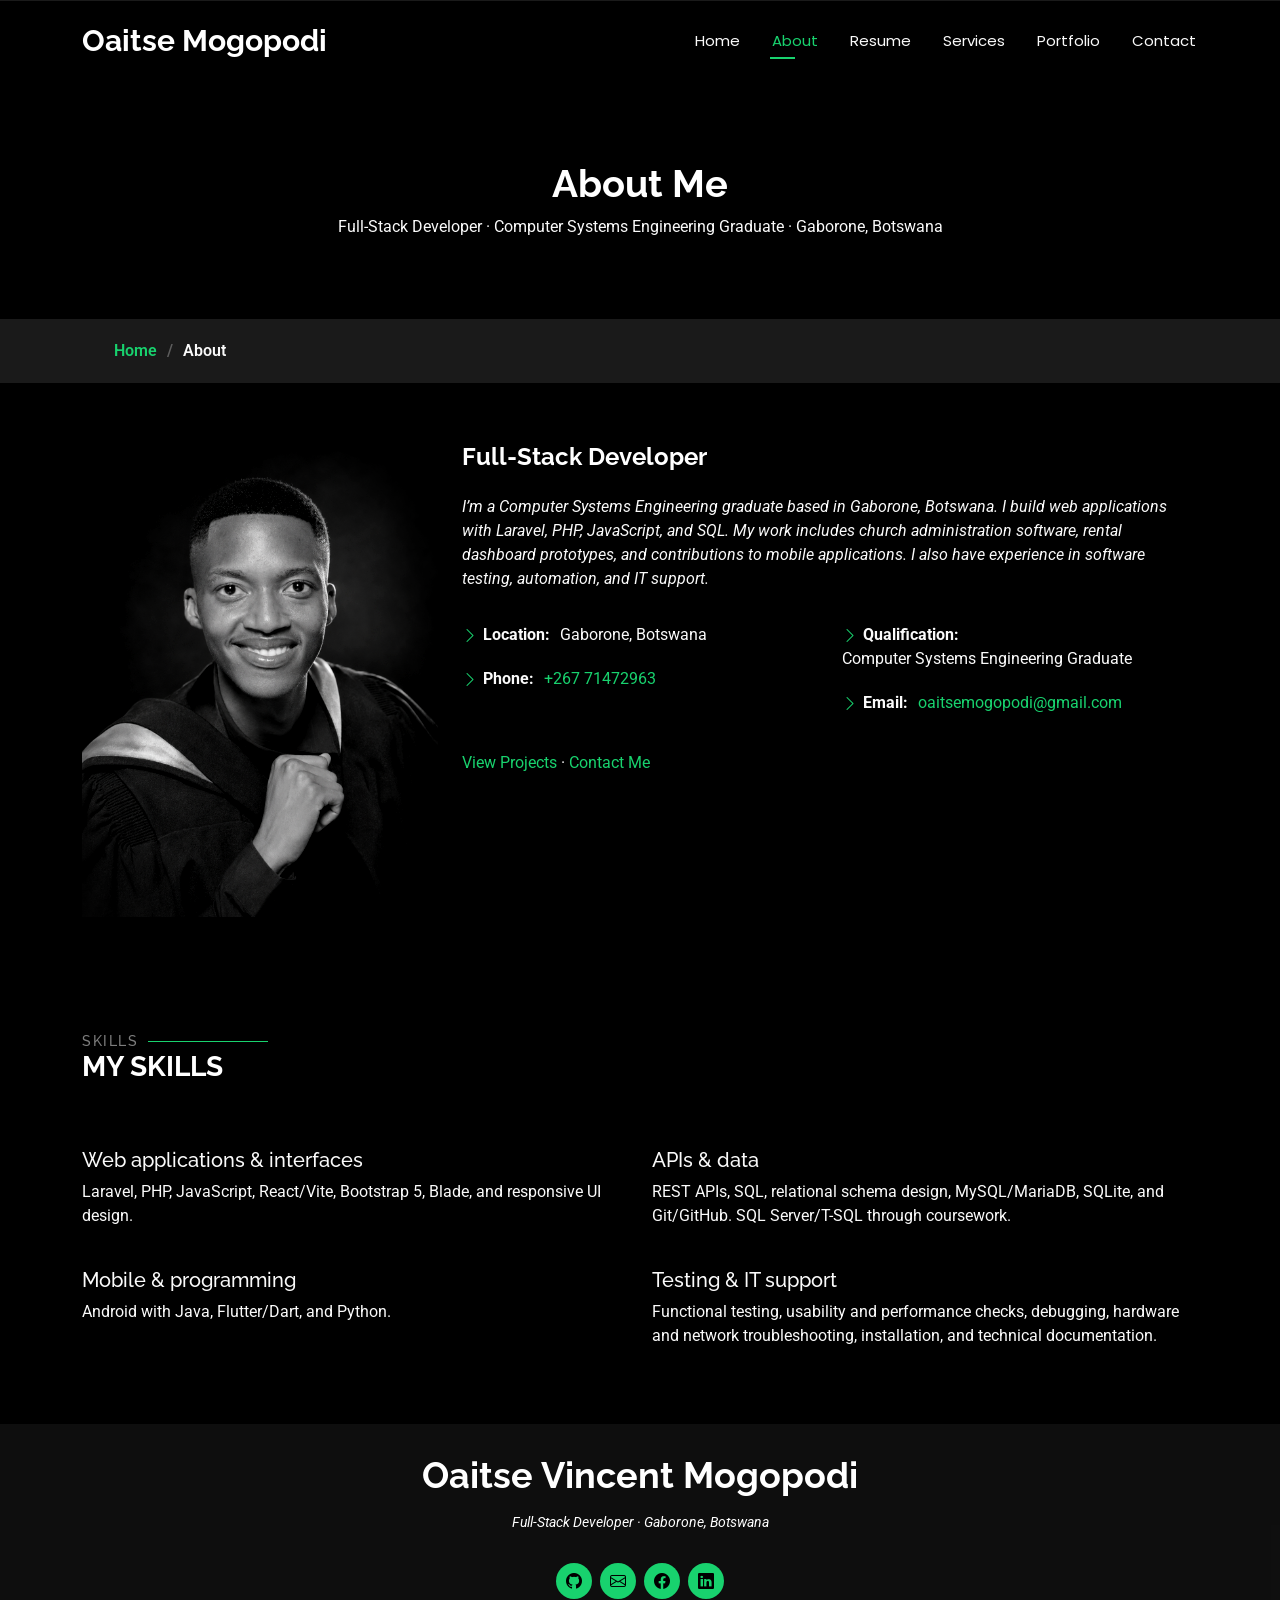
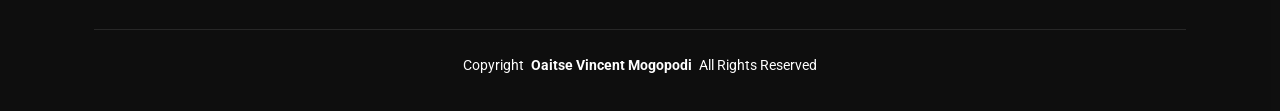
<file: about.html>
<!DOCTYPE html>
<html lang="en">

<head>
  <meta charset="utf-8">
  <meta content="width=device-width, initial-scale=1.0" name="viewport">
  <title>About</title>
  <meta name="description" content="Oaitse Vincent Mogopodi, Full-Stack Developer and Computer Systems Engineering Graduate in Gaborone, Botswana. Explore web applications, mobile contributions, testing, automation, and IT support.">
  <meta property="og:title" content="Oaitse Vincent Mogopodi | Full-Stack Developer">
  <meta property="og:type" content="website">

  <!-- Favicons -->
  <link href="assets/img/oaitse-graduation.png" rel="icon">
  <link href="assets/img/oaitse-graduation.png" rel="apple-touch-icon">

  <!-- Fonts -->
  <link href="https://fonts.googleapis.com" rel="preconnect">
  <link href="https://fonts.gstatic.com" rel="preconnect" crossorigin>
  <link href="https://fonts.googleapis.com/css2?family=Roboto:ital,wght@0,100;0,300;0,400;0,500;0,700;0,900;1,100;1,300;1,400;1,500;1,700;1,900&family=Poppins:ital,wght@0,100;0,200;0,300;0,400;0,500;0,600;0,700;0,800;0,900;1,100;1,200;1,300;1,400;1,500;1,600;1,700;1,800;1,900&family=Raleway:ital,wght@0,100;0,200;0,300;0,400;0,500;0,600;0,700;0,800;0,900;1,100;1,200;1,300;1,400;1,500;1,600;1,700;1,800;1,900&display=swap" rel="stylesheet">

  <!-- Vendor CSS Files -->
  <link href="assets/vendor/bootstrap/css/bootstrap.min.css" rel="stylesheet">
  <link href="assets/vendor/bootstrap-icons/bootstrap-icons.css" rel="stylesheet">
  <link href="assets/vendor/aos/aos.css" rel="stylesheet">
  <link href="assets/vendor/swiper/swiper-bundle.min.css" rel="stylesheet">
  <link href="assets/vendor/glightbox/css/glightbox.min.css" rel="stylesheet">

  <!-- Main CSS File -->
  <link href="assets/css/main.css" rel="stylesheet">

  <link href="assets/css/personalisation.css" rel="stylesheet">
</head>

<body class="about-page">

  <header id="header" class="header d-flex align-items-center fixed-top">
    <div class="container-fluid container-xl position-relative d-flex align-items-center justify-content-between">

      <a href="index.html" class="logo d-flex align-items-center">
        <!-- <img src="assets/img/logo.webp" alt=""> -->
        <span class="sitename">Oaitse Mogopodi</span>
      </a>

      <nav id="navmenu" class="navmenu" aria-label="Main navigation">
        <ul id="main-navigation">
          <li><a href="index.html">Home</a></li>
          <li><a href="about.html" class="active">About</a></li>
          <li><a href="resume.html">Resume</a></li>
          <li><a href="services.html">Services</a></li>
          <li><a href="portfolio.html">Portfolio</a></li>
          <li><a href="contact.html">Contact</a></li>
        </ul>
        <button type="button" class="mobile-nav-toggle d-xl-none bi bi-list" aria-label="Toggle navigation" aria-expanded="false" aria-controls="main-navigation"></button>
      </nav>

    </div>
  </header>

  <main id="main" class="main" tabindex="-1">

    <!-- Page Title -->
    <div class="page-title" data-aos="fade">
      <div class="heading">
        <div class="container">
          <div class="row d-flex justify-content-center text-center">
            <div class="col-lg-8">
              <h1>About Me</h1>
              <p class="mb-0">Full-Stack Developer · Computer Systems Engineering Graduate · Gaborone, Botswana</p>
            </div>
          </div>
        </div>
      </div>
      <nav class="breadcrumbs">
        <div class="container">
          <ol>
            <li><a href="index.html">Home</a></li>
            <li class="current">About</li>
          </ol>
        </div>
      </nav>
    </div><!-- End Page Title -->

    <!-- About Section -->
    <section id="about" class="about section">
<div class="container" data-aos="fade-up" data-aos-delay="100"><div class="row gy-4 justify-content-center"><div class="col-lg-4"><img src="assets/img/oaitse-graduation.png" class="img-fluid" alt="Oaitse Vincent Mogopodi in graduation attire" width="1086" height="1448"></div><div class="col-lg-8 content"><h2>Full-Stack Developer</h2><p class="fst-italic py-3">I’m a Computer Systems Engineering graduate based in Gaborone, Botswana. I build web applications with Laravel, PHP, JavaScript, and SQL. My work includes church administration software, rental dashboard prototypes, and contributions to mobile applications. I also have experience in software testing, automation, and IT support.</p><div class="row"><div class="col-lg-6"><ul><li><i class="bi bi-chevron-right"></i><strong>Location:</strong> Gaborone, Botswana</li><li><i class="bi bi-chevron-right"></i><strong>Phone:</strong> <a href="tel:+26771472963">+267 71472963</a></li></ul></div><div class="col-lg-6"><ul><li><i class="bi bi-chevron-right"></i><strong>Qualification:</strong> Computer Systems Engineering Graduate</li><li><i class="bi bi-chevron-right"></i><strong>Email:</strong> <a href="mailto:oaitsemogopodi@gmail.com">oaitsemogopodi@gmail.com</a></li></ul></div></div><p class="py-3"><a href="portfolio.html">View Projects</a> · <a href="contact.html">Contact Me</a></p></div></div></div>
    </section><!-- /About Section -->

    <!-- Skills Section -->
    <section id="skills" class="skills section">
<div class="container section-title" data-aos="fade-up"><h2>Skills</h2><div><span>My</span> <span class="description-title">Skills</span></div></div><div class="container" data-aos="fade-up" data-aos-delay="100"><div class="row skills-content gy-4"><div class="col-lg-6"><h3 class="h5">Web applications & interfaces</h3><p>Laravel, PHP, JavaScript, React/Vite, Bootstrap 5, Blade, and responsive UI design.</p></div><div class="col-lg-6"><h3 class="h5">APIs & data</h3><p>REST APIs, SQL, relational schema design, MySQL/MariaDB, SQLite, and Git/GitHub. SQL Server/T-SQL through coursework.</p></div><div class="col-lg-6"><h3 class="h5">Mobile & programming</h3><p>Android with Java, Flutter/Dart, and Python.</p></div><div class="col-lg-6"><h3 class="h5">Testing & IT support</h3><p>Functional testing, usability and performance checks, debugging, hardware and network troubleshooting, installation, and technical documentation.</p></div></div></div>
    </section><!-- /Skills Section -->

  </main>

  <footer id="footer" class="footer dark-background">
    <div class="container">
      <h3 class="sitename">Oaitse Vincent Mogopodi</h3>
      <p>Full-Stack Developer · Gaborone, Botswana</p>
      <div class="social-links d-flex justify-content-center"><a href="https://github.com/oaitsemogopodi" aria-label="GitHub"><i class="bi bi-github" aria-hidden="true"></i></a>
<a href="mailto:oaitsemogopodi@gmail.com" aria-label="Email Oaitse"><i class="bi bi-envelope" aria-hidden="true"></i></a>
<a href="https://www.facebook.com/oaitsetheboy.mogopodi/" aria-label="Facebook"><i class="bi bi-facebook" aria-hidden="true"></i></a>
<a href="https://www.linkedin.com/in/oaitse-vincent-mogopodi-698320246/" aria-label="LinkedIn"><i class="bi bi-linkedin" aria-hidden="true"></i></a></div>
      <div class="container">
        <div class="copyright">
          <span>Copyright</span> <strong class="px-1 sitename">Oaitse Vincent Mogopodi</strong> <span>All Rights Reserved</span>
        </div>
        <div class="credits">
        </div>
      </div>
    </div>
  </footer>

  <!-- Scroll Top -->
  <a href="#main" aria-label="Back to top" id="scroll-top" class="scroll-top d-flex align-items-center justify-content-center"><i class="bi bi-arrow-up-short"></i></a>

  <!-- Preloader -->
  <div id="preloader"></div>

  <!-- Vendor JS Files -->
  <script src="assets/vendor/bootstrap/js/bootstrap.bundle.min.js"></script>
  <script src="assets/vendor/php-email-form/validate.js"></script>
  <script src="assets/vendor/aos/aos.js"></script>
  <script src="assets/vendor/typed.js/typed.umd.js"></script>
  <script src="assets/vendor/purecounter/purecounter_vanilla.js"></script>
  <script src="assets/vendor/waypoints/noframework.waypoints.js"></script>
  <script src="assets/vendor/swiper/swiper-bundle.min.js"></script>
  <script src="assets/vendor/glightbox/js/glightbox.min.js"></script>
  <script src="assets/vendor/imagesloaded/imagesloaded.pkgd.min.js"></script>
  <script src="assets/vendor/isotope-layout/isotope.pkgd.min.js"></script>

  <!-- Main JS File -->
  <script src="assets/js/main.js"></script>
  <script src="assets/js/personalisation.js"></script>

</body>

</html>
</file>
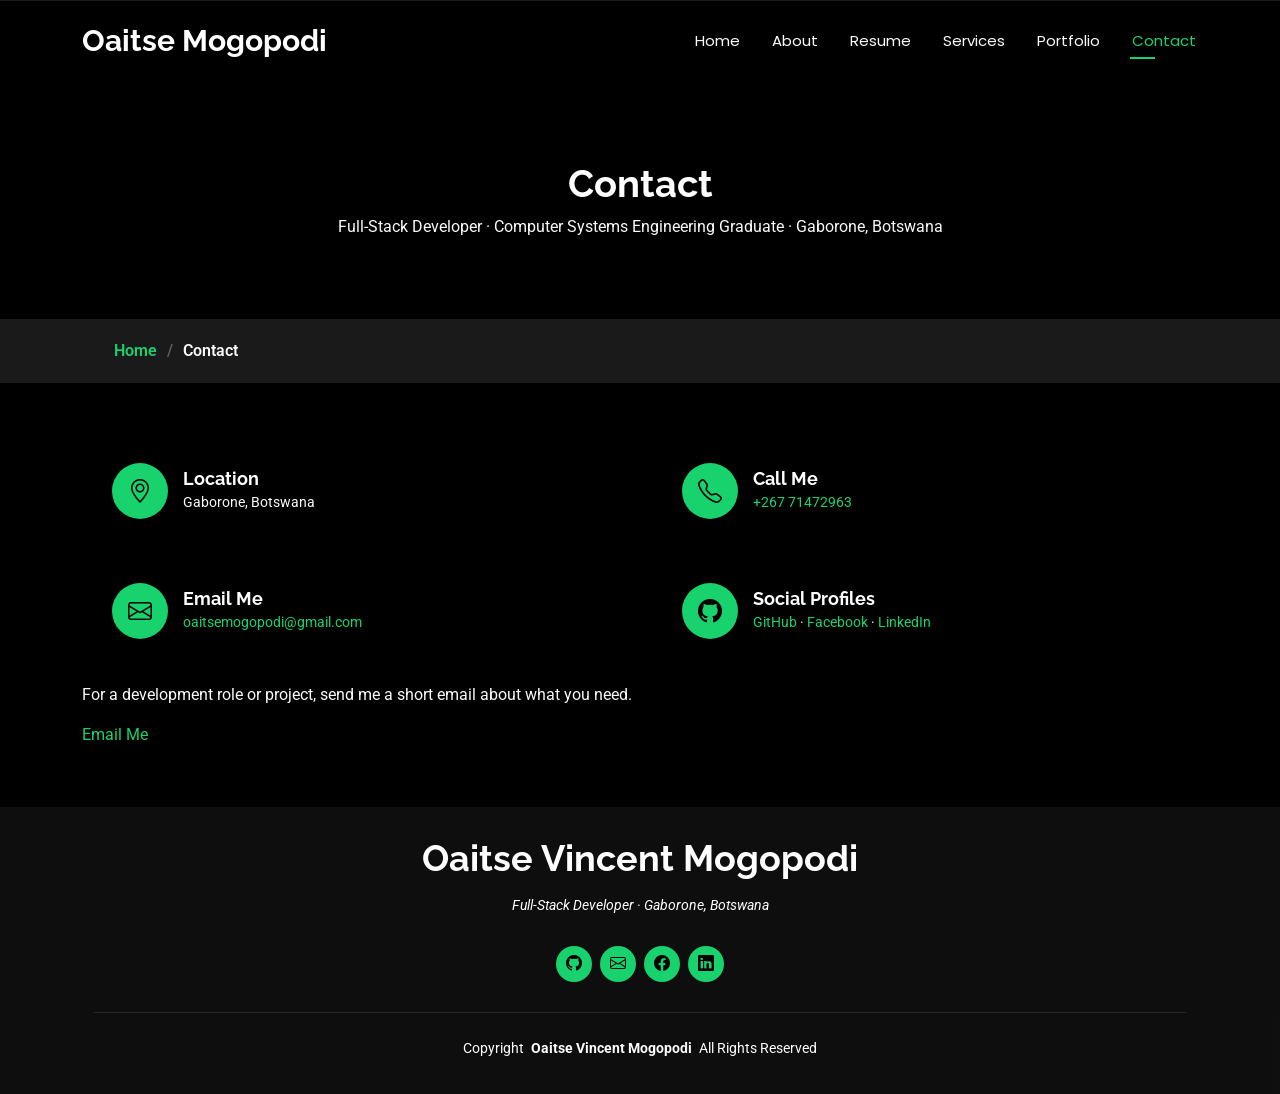
<file: contact.html>
<!DOCTYPE html>
<html lang="en">

<head>
  <meta charset="utf-8">
  <meta content="width=device-width, initial-scale=1.0" name="viewport">
  <title>Contact</title>
  <meta name="description" content="Oaitse Vincent Mogopodi, Full-Stack Developer and Computer Systems Engineering Graduate in Gaborone, Botswana. Explore web applications, mobile contributions, testing, automation, and IT support.">
  <meta property="og:title" content="Oaitse Vincent Mogopodi | Full-Stack Developer">
  <meta property="og:type" content="website">

  <!-- Favicons -->
  <link href="assets/img/oaitse-graduation.png" rel="icon">
  <link href="assets/img/oaitse-graduation.png" rel="apple-touch-icon">

  <!-- Fonts -->
  <link href="https://fonts.googleapis.com" rel="preconnect">
  <link href="https://fonts.gstatic.com" rel="preconnect" crossorigin>
  <link href="https://fonts.googleapis.com/css2?family=Roboto:ital,wght@0,100;0,300;0,400;0,500;0,700;0,900;1,100;1,300;1,400;1,500;1,700;1,900&family=Poppins:ital,wght@0,100;0,200;0,300;0,400;0,500;0,600;0,700;0,800;0,900;1,100;1,200;1,300;1,400;1,500;1,600;1,700;1,800;1,900&family=Raleway:ital,wght@0,100;0,200;0,300;0,400;0,500;0,600;0,700;0,800;0,900;1,100;1,200;1,300;1,400;1,500;1,600;1,700;1,800;1,900&display=swap" rel="stylesheet">

  <!-- Vendor CSS Files -->
  <link href="assets/vendor/bootstrap/css/bootstrap.min.css" rel="stylesheet">
  <link href="assets/vendor/bootstrap-icons/bootstrap-icons.css" rel="stylesheet">
  <link href="assets/vendor/aos/aos.css" rel="stylesheet">
  <link href="assets/vendor/swiper/swiper-bundle.min.css" rel="stylesheet">
  <link href="assets/vendor/glightbox/css/glightbox.min.css" rel="stylesheet">

  <!-- Main CSS File -->
  <link href="assets/css/main.css" rel="stylesheet">
  
  <link href="assets/css/personalisation.css" rel="stylesheet">
</head>

<body class="contact-page">

  <header id="header" class="header d-flex align-items-center fixed-top">
    <div class="container-fluid container-xl position-relative d-flex align-items-center justify-content-between">

      <a href="index.html" class="logo d-flex align-items-center">
        <!-- <img src="assets/img/logo.webp" alt=""> -->
        <span class="sitename">Oaitse Mogopodi</span>
      </a>

      <nav id="navmenu" class="navmenu" aria-label="Main navigation">
        <ul id="main-navigation">
          <li><a href="index.html">Home</a></li>
          <li><a href="about.html">About</a></li>
          <li><a href="resume.html">Resume</a></li>
          <li><a href="services.html">Services</a></li>
          <li><a href="portfolio.html">Portfolio</a></li>
          <li><a href="contact.html" class="active">Contact</a></li>
        </ul>
        <button type="button" class="mobile-nav-toggle d-xl-none bi bi-list" aria-label="Toggle navigation" aria-expanded="false" aria-controls="main-navigation"></button>
      </nav>

    </div>
  </header>

  <main id="main" class="main" tabindex="-1">

    <!-- Page Title -->
    <div class="page-title" data-aos="fade">
      <div class="heading">
        <div class="container">
          <div class="row d-flex justify-content-center text-center">
            <div class="col-lg-8">
              <h1>Contact</h1>
              <p class="mb-0">Full-Stack Developer · Computer Systems Engineering Graduate · Gaborone, Botswana</p>
            </div>
          </div>
        </div>
      </div>
      <nav class="breadcrumbs">
        <div class="container">
          <ol>
            <li><a href="index.html">Home</a></li>
            <li class="current">Contact</li>
          </ol>
        </div>
      </nav>
    </div><!-- End Page Title -->

    <!-- Contact Section -->
    <section id="contact" class="contact section">
<div class="container" data-aos="fade-up" data-aos-delay="100"><div class="row gy-4"><div class="col-md-6"><div class="info-item d-flex align-items-center" data-aos="fade-up" data-aos-delay="200"><i class="icon bi bi-geo-alt flex-shrink-0"></i><div><h3>Location</h3><p>Gaborone, Botswana</p></div></div></div><div class="col-md-6"><div class="info-item d-flex align-items-center" data-aos="fade-up" data-aos-delay="300"><i class="icon bi bi-telephone flex-shrink-0"></i><div><h3>Call Me</h3><p><a href="tel:+26771472963">+267 71472963</a></p></div></div></div><div class="col-md-6"><div class="info-item d-flex align-items-center" data-aos="fade-up" data-aos-delay="400"><i class="icon bi bi-envelope flex-shrink-0"></i><div><h3>Email Me</h3><p><a href="mailto:oaitsemogopodi@gmail.com">oaitsemogopodi@gmail.com</a></p></div></div></div><div class="col-md-6"><div class="info-item d-flex align-items-center" data-aos="fade-up" data-aos-delay="500"><i class="icon bi bi-github flex-shrink-0"></i><div><h3>Social Profiles</h3><p><a href="https://github.com/oaitsemogopodi">GitHub</a> &middot; <a href="https://www.facebook.com/oaitsetheboy.mogopodi/">Facebook</a> &middot; <a href="https://www.linkedin.com/in/oaitse-vincent-mogopodi-698320246/">LinkedIn</a></p></div></div></div><div class="col-12"><p>For a development role or project, send me a short email about what you need.</p><a href="mailto:oaitsemogopodi@gmail.com">Email Me</a></div></div></div>
    </section><!-- /Contact Section -->

  </main>

  <footer id="footer" class="footer dark-background">
    <div class="container">
      <h3 class="sitename">Oaitse Vincent Mogopodi</h3>
      <p>Full-Stack Developer · Gaborone, Botswana</p>
      <div class="social-links d-flex justify-content-center"><a href="https://github.com/oaitsemogopodi" aria-label="GitHub"><i class="bi bi-github" aria-hidden="true"></i></a>
<a href="mailto:oaitsemogopodi@gmail.com" aria-label="Email Oaitse"><i class="bi bi-envelope" aria-hidden="true"></i></a>
<a href="https://www.facebook.com/oaitsetheboy.mogopodi/" aria-label="Facebook"><i class="bi bi-facebook" aria-hidden="true"></i></a>
<a href="https://www.linkedin.com/in/oaitse-vincent-mogopodi-698320246/" aria-label="LinkedIn"><i class="bi bi-linkedin" aria-hidden="true"></i></a></div>
      <div class="container">
        <div class="copyright">
          <span>Copyright</span> <strong class="px-1 sitename">Oaitse Vincent Mogopodi</strong> <span>All Rights Reserved</span>
        </div>
        <div class="credits">
        </div>
      </div>
    </div>
  </footer>

  <!-- Scroll Top -->
  <a href="#main" aria-label="Back to top" id="scroll-top" class="scroll-top d-flex align-items-center justify-content-center"><i class="bi bi-arrow-up-short"></i></a>

  <!-- Preloader -->
  <div id="preloader"></div>

  <!-- Vendor JS Files -->
  <script src="assets/vendor/bootstrap/js/bootstrap.bundle.min.js"></script>
  <script src="assets/vendor/php-email-form/validate.js"></script>
  <script src="assets/vendor/aos/aos.js"></script>
  <script src="assets/vendor/typed.js/typed.umd.js"></script>
  <script src="assets/vendor/purecounter/purecounter_vanilla.js"></script>
  <script src="assets/vendor/waypoints/noframework.waypoints.js"></script>
  <script src="assets/vendor/swiper/swiper-bundle.min.js"></script>
  <script src="assets/vendor/glightbox/js/glightbox.min.js"></script>
  <script src="assets/vendor/imagesloaded/imagesloaded.pkgd.min.js"></script>
  <script src="assets/vendor/isotope-layout/isotope.pkgd.min.js"></script>

  <!-- Main JS File -->
  <script src="assets/js/main.js"></script>
  <script src="assets/js/personalisation.js"></script>

</body>

</html>
</file>
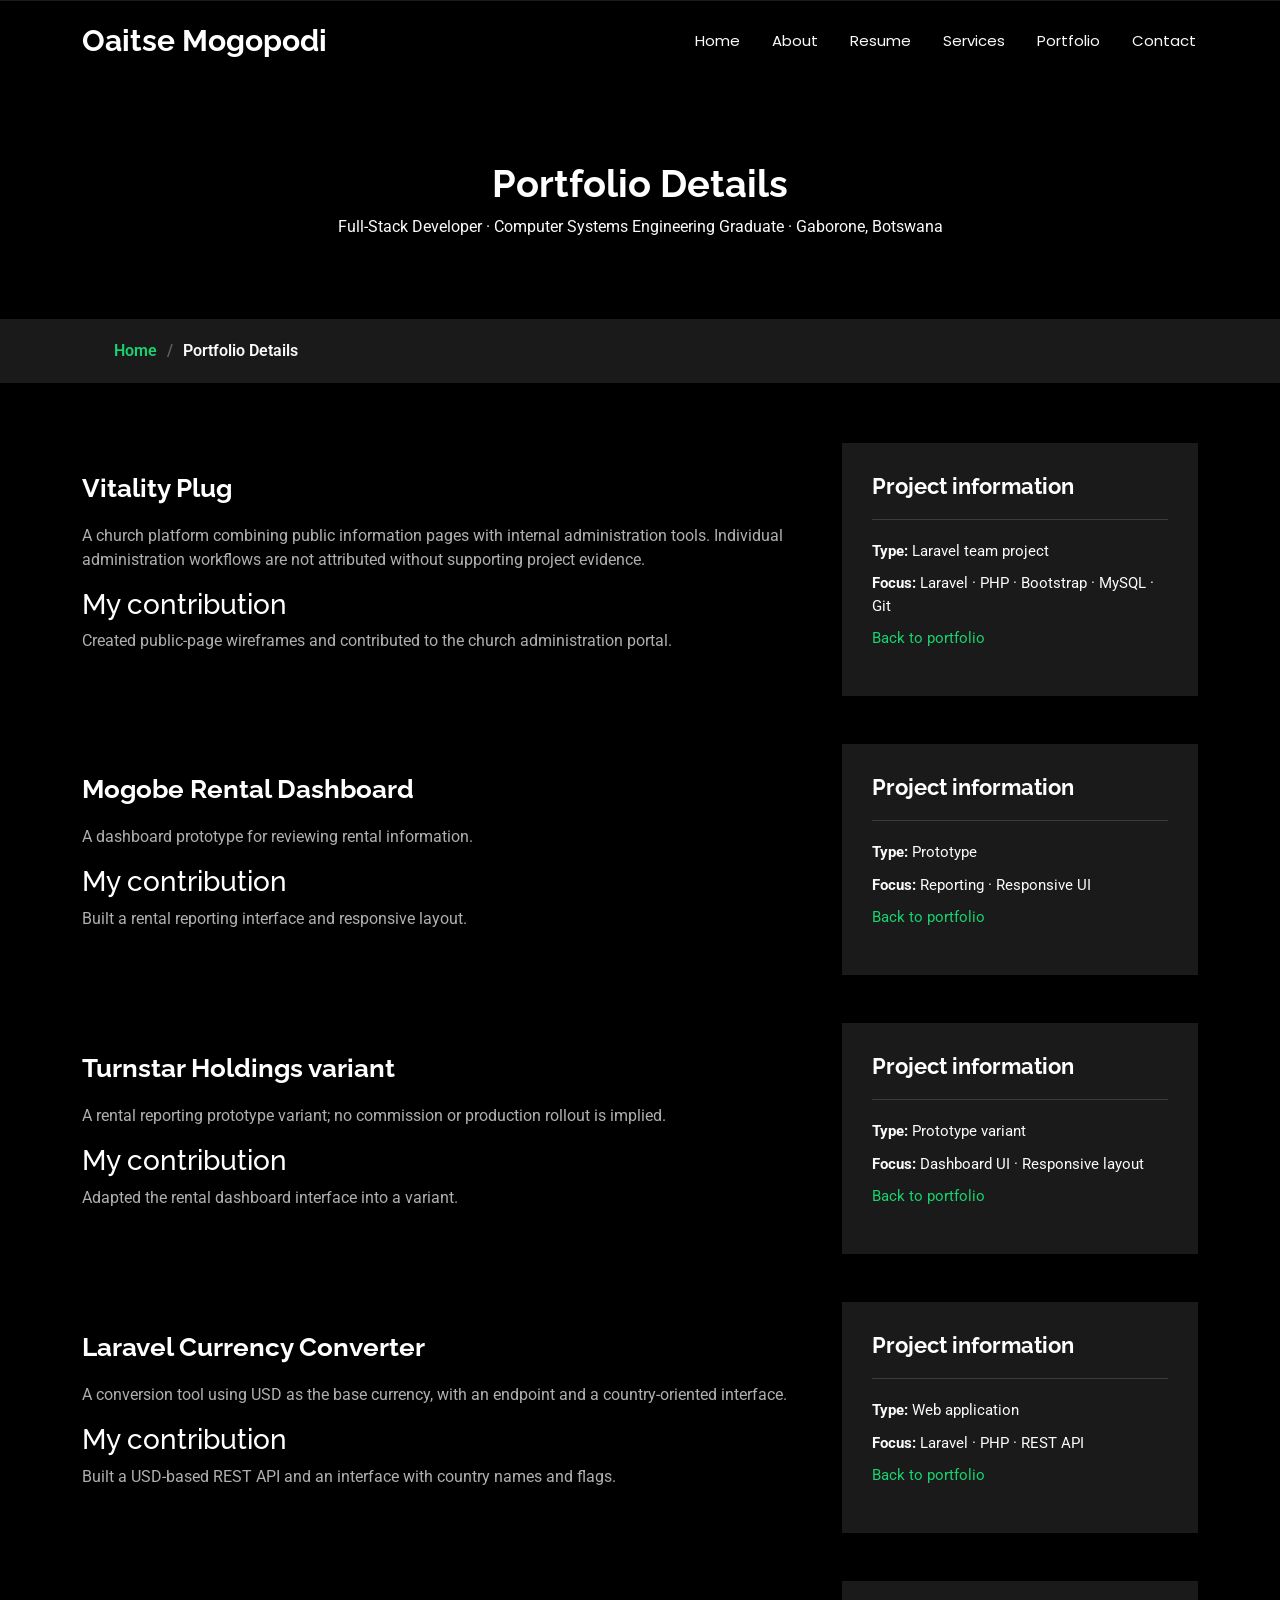
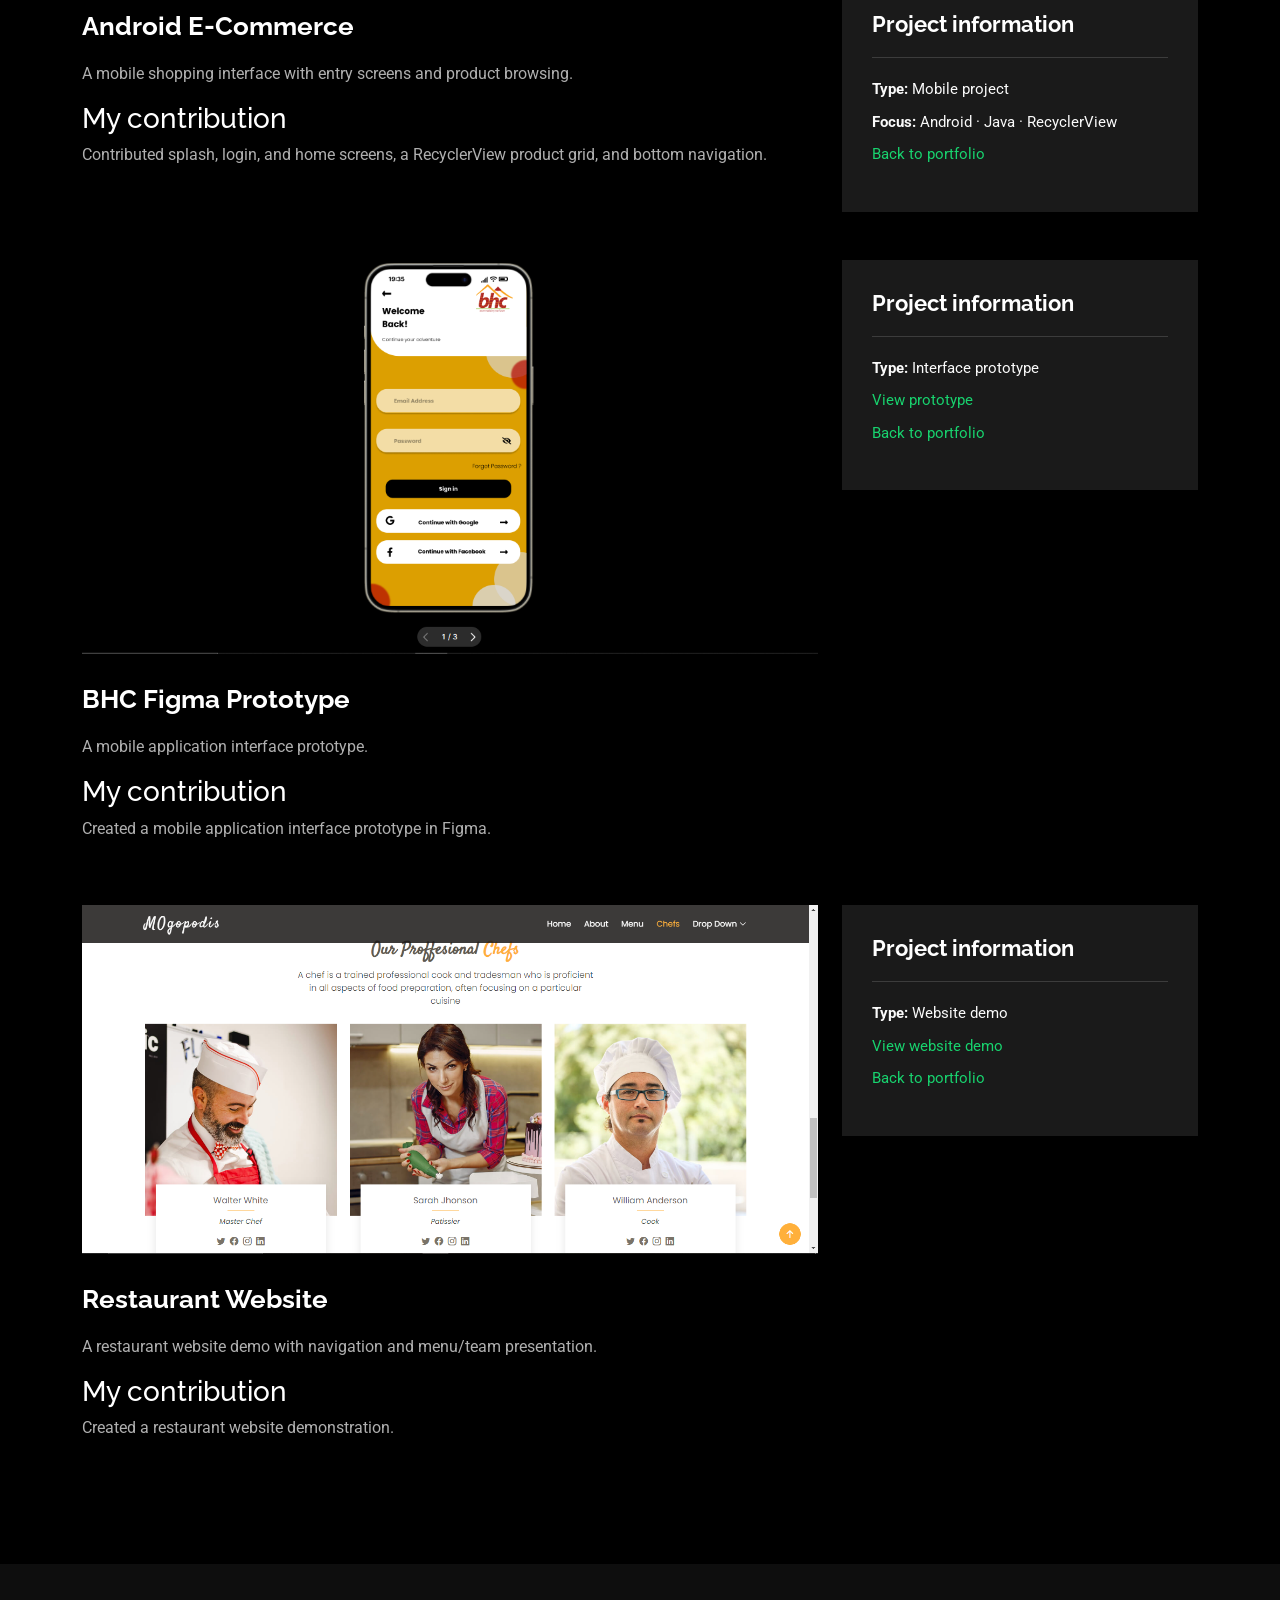
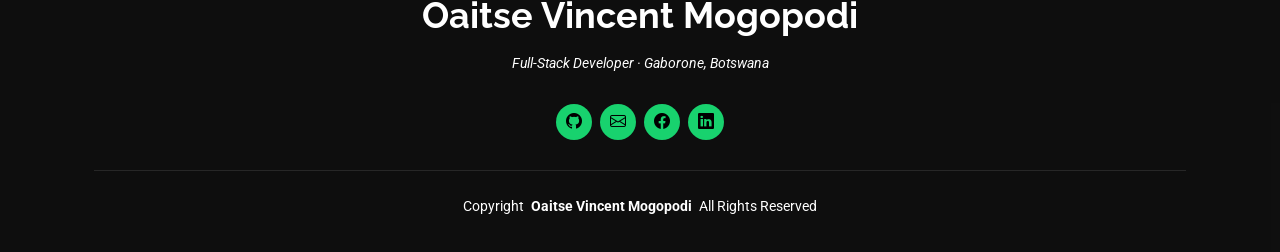
<file: portfolio-details.html>
<!DOCTYPE html>
<html lang="en">

<head>
  <meta charset="utf-8">
  <meta content="width=device-width, initial-scale=1.0" name="viewport">
  <title>Portfolio details</title>
  <meta name="description" content="Oaitse Vincent Mogopodi, Full-Stack Developer and Computer Systems Engineering Graduate in Gaborone, Botswana. Explore web applications, mobile contributions, testing, automation, and IT support.">
  <meta property="og:title" content="Oaitse Vincent Mogopodi | Full-Stack Developer">
  <meta property="og:type" content="website">

  <!-- Favicons -->
  <link href="assets/img/oaitse-graduation.png" rel="icon">
  <link href="assets/img/oaitse-graduation.png" rel="apple-touch-icon">

  <!-- Fonts -->
  <link href="https://fonts.googleapis.com" rel="preconnect">
  <link href="https://fonts.gstatic.com" rel="preconnect" crossorigin>
  <link href="https://fonts.googleapis.com/css2?family=Roboto:ital,wght@0,100;0,300;0,400;0,500;0,700;0,900;1,100;1,300;1,400;1,500;1,700;1,900&family=Poppins:ital,wght@0,100;0,200;0,300;0,400;0,500;0,600;0,700;0,800;0,900;1,100;1,200;1,300;1,400;1,500;1,600;1,700;1,800;1,900&family=Raleway:ital,wght@0,100;0,200;0,300;0,400;0,500;0,600;0,700;0,800;0,900;1,100;1,200;1,300;1,400;1,500;1,600;1,700;1,800;1,900&display=swap" rel="stylesheet">

  <!-- Vendor CSS Files -->
  <link href="assets/vendor/bootstrap/css/bootstrap.min.css" rel="stylesheet">
  <link href="assets/vendor/bootstrap-icons/bootstrap-icons.css" rel="stylesheet">
  <link href="assets/vendor/aos/aos.css" rel="stylesheet">
  <link href="assets/vendor/swiper/swiper-bundle.min.css" rel="stylesheet">
  <link href="assets/vendor/glightbox/css/glightbox.min.css" rel="stylesheet">

  <!-- Main CSS File -->
  <link href="assets/css/main.css" rel="stylesheet">

  <link href="assets/css/personalisation.css" rel="stylesheet">
</head>

<body class="portfolio-details-page">

  <header id="header" class="header d-flex align-items-center fixed-top">
    <div class="container-fluid container-xl position-relative d-flex align-items-center justify-content-between">

      <a href="index.html" class="logo d-flex align-items-center">
        <!-- Uncomment the line below if you also wish to use an image logo -->
        <!-- <img src="assets/img/logo.webp" alt=""> -->
        <span class="sitename">Oaitse Mogopodi</span>
      </a>

      <nav id="navmenu" class="navmenu" aria-label="Main navigation">
        <ul id="main-navigation">
          <li><a href="index.html">Home</a></li>
          <li><a href="about.html">About</a></li>
          <li><a href="resume.html">Resume</a></li>
          <li><a href="services.html">Services</a></li>
          <li><a href="portfolio.html">Portfolio</a></li>
          <li><a href="contact.html">Contact</a></li>
        </ul>
        <button type="button" class="mobile-nav-toggle d-xl-none bi bi-list" aria-label="Toggle navigation" aria-expanded="false" aria-controls="main-navigation"></button>
      </nav>

    </div>
  </header>

  <main id="main" class="main" tabindex="-1">

    <!-- Page Title -->
    <div class="page-title" data-aos="fade">
      <div class="heading">
        <div class="container">
          <div class="row d-flex justify-content-center text-center">
            <div class="col-lg-8">
              <h1>Portfolio Details</h1>
              <p class="mb-0">Full-Stack Developer · Computer Systems Engineering Graduate · Gaborone, Botswana</p>
            </div>
          </div>
        </div>
      </div>
      <nav class="breadcrumbs">
        <div class="container">
          <ol>
            <li><a href="index.html">Home</a></li>
            <li class="current">Portfolio Details</li>
          </ol>
        </div>
      </nav>
    </div><!-- End Page Title -->

    <!-- Portfolio Details Section -->
    <section id="portfolio-details" class="portfolio-details section">
<div class="container" data-aos="fade-up" data-aos-delay="100"><article id="vitality-plug" class="row gy-4 project-case mb-5"><div class="col-lg-8"><div class="portfolio-description"><h2>Vitality Plug</h2><p>A church platform combining public information pages with internal administration tools. Individual administration workflows are not attributed without supporting project evidence.</p><h3>My contribution</h3><p>Created public-page wireframes and contributed to the church administration portal.</p></div></div><div class="col-lg-4"><div class="portfolio-info"><h3>Project information</h3><ul><li><strong>Type:</strong> Laravel team project</li><li><strong>Focus:</strong> Laravel · PHP · Bootstrap · MySQL · Git</li><li><a href="portfolio.html">Back to portfolio</a></li></ul></div></div></article><article id="mogobe" class="row gy-4 project-case mb-5"><div class="col-lg-8"><div class="portfolio-description"><h2>Mogobe Rental Dashboard</h2><p>A dashboard prototype for reviewing rental information.</p><h3>My contribution</h3><p>Built a rental reporting interface and responsive layout.</p></div></div><div class="col-lg-4"><div class="portfolio-info"><h3>Project information</h3><ul><li><strong>Type:</strong> Prototype</li><li><strong>Focus:</strong> Reporting · Responsive UI</li><li><a href="portfolio.html">Back to portfolio</a></li></ul></div></div></article><article id="turnstar" class="row gy-4 project-case mb-5"><div class="col-lg-8"><div class="portfolio-description"><h2>Turnstar Holdings variant</h2><p>A rental reporting prototype variant; no commission or production rollout is implied.</p><h3>My contribution</h3><p>Adapted the rental dashboard interface into a variant.</p></div></div><div class="col-lg-4"><div class="portfolio-info"><h3>Project information</h3><ul><li><strong>Type:</strong> Prototype variant</li><li><strong>Focus:</strong> Dashboard UI · Responsive layout</li><li><a href="portfolio.html">Back to portfolio</a></li></ul></div></div></article><article id="currency-converter" class="row gy-4 project-case mb-5"><div class="col-lg-8"><div class="portfolio-description"><h2>Laravel Currency Converter</h2><p>A conversion tool using USD as the base currency, with an endpoint and a country-oriented interface.</p><h3>My contribution</h3><p>Built a USD-based REST API and an interface with country names and flags.</p></div></div><div class="col-lg-4"><div class="portfolio-info"><h3>Project information</h3><ul><li><strong>Type:</strong> Web application</li><li><strong>Focus:</strong> Laravel · PHP · REST API</li><li><a href="portfolio.html">Back to portfolio</a></li></ul></div></div></article><article id="android-commerce" class="row gy-4 project-case mb-5"><div class="col-lg-8"><div class="portfolio-description"><h2>Android E-Commerce</h2><p>A mobile shopping interface with entry screens and product browsing.</p><h3>My contribution</h3><p>Contributed splash, login, and home screens, a RecyclerView product grid, and bottom navigation.</p></div></div><div class="col-lg-4"><div class="portfolio-info"><h3>Project information</h3><ul><li><strong>Type:</strong> Mobile project</li><li><strong>Focus:</strong> Android · Java · RecyclerView</li><li><a href="portfolio.html">Back to portfolio</a></li></ul></div></div></article><article id="bhc" class="row gy-4 project-case mb-5"><div class="col-lg-8"><img class="img-fluid" src="assets/img/portfolio/bhc.png" alt="BHC Figma Prototype screenshot"><div class="portfolio-description"><h2>BHC Figma Prototype</h2><p>A mobile application interface prototype.</p><h3>My contribution</h3><p>Created a mobile application interface prototype in Figma.</p></div></div><div class="col-lg-4"><div class="portfolio-info"><h3>Project information</h3><ul><li><strong>Type:</strong> Interface prototype</li><li><a href="https://www.figma.com/proto/tgj2uWpJ26EvCUuhy4IZ3k/BHC_Application?node-id=37-14&amp;t=delYDByZO4sbSXkL-1">View prototype</a></li><li><a href="portfolio.html">Back to portfolio</a></li></ul></div></div></article><article id="restaurant" class="row gy-4 project-case mb-5"><div class="col-lg-8"><img class="img-fluid" src="assets/img/portfolio/restaurant.png" alt="Restaurant Website screenshot"><div class="portfolio-description"><h2>Restaurant Website</h2><p>A restaurant website demo with navigation and menu/team presentation.</p><h3>My contribution</h3><p>Created a restaurant website demonstration.</p></div></div><div class="col-lg-4"><div class="portfolio-info"><h3>Project information</h3><ul><li><strong>Type:</strong> Website demo</li><li><a href="https://oaitsemogopodi.github.io/restaurantly/">View website demo</a></li><li><a href="portfolio.html">Back to portfolio</a></li></ul></div></div></article></div>
    </section><!-- /Portfolio Details Section -->

  </main>

  <footer id="footer" class="footer dark-background">
    <div class="container">
      <h3 class="sitename">Oaitse Vincent Mogopodi</h3>
      <p>Full-Stack Developer · Gaborone, Botswana</p>
      <div class="social-links d-flex justify-content-center"><a href="https://github.com/oaitsemogopodi" aria-label="GitHub"><i class="bi bi-github" aria-hidden="true"></i></a>
<a href="mailto:oaitsemogopodi@gmail.com" aria-label="Email Oaitse"><i class="bi bi-envelope" aria-hidden="true"></i></a>
<a href="https://www.facebook.com/oaitsetheboy.mogopodi/" aria-label="Facebook"><i class="bi bi-facebook" aria-hidden="true"></i></a>
<a href="https://www.linkedin.com/in/oaitse-vincent-mogopodi-698320246/" aria-label="LinkedIn"><i class="bi bi-linkedin" aria-hidden="true"></i></a></div>
      <div class="container">
        <div class="copyright">
          <span>Copyright</span> <strong class="px-1 sitename">Oaitse Vincent Mogopodi</strong> <span>All Rights Reserved</span>
        </div>
        <div class="credits">
        </div>
      </div>
    </div>
  </footer>

  <!-- Scroll Top -->
  <a href="#main" aria-label="Back to top" id="scroll-top" class="scroll-top d-flex align-items-center justify-content-center"><i class="bi bi-arrow-up-short"></i></a>

  <!-- Preloader -->
  <div id="preloader"></div>

  <!-- Vendor JS Files -->
  <script src="assets/vendor/bootstrap/js/bootstrap.bundle.min.js"></script>
  <script src="assets/vendor/php-email-form/validate.js"></script>
  <script src="assets/vendor/aos/aos.js"></script>
  <script src="assets/vendor/typed.js/typed.umd.js"></script>
  <script src="assets/vendor/purecounter/purecounter_vanilla.js"></script>
  <script src="assets/vendor/waypoints/noframework.waypoints.js"></script>
  <script src="assets/vendor/swiper/swiper-bundle.min.js"></script>
  <script src="assets/vendor/glightbox/js/glightbox.min.js"></script>
  <script src="assets/vendor/imagesloaded/imagesloaded.pkgd.min.js"></script>
  <script src="assets/vendor/isotope-layout/isotope.pkgd.min.js"></script>

  <!-- Main JS File -->
  <script src="assets/js/main.js"></script>
  <script src="assets/js/personalisation.js"></script>

</body>

</html>
</file>
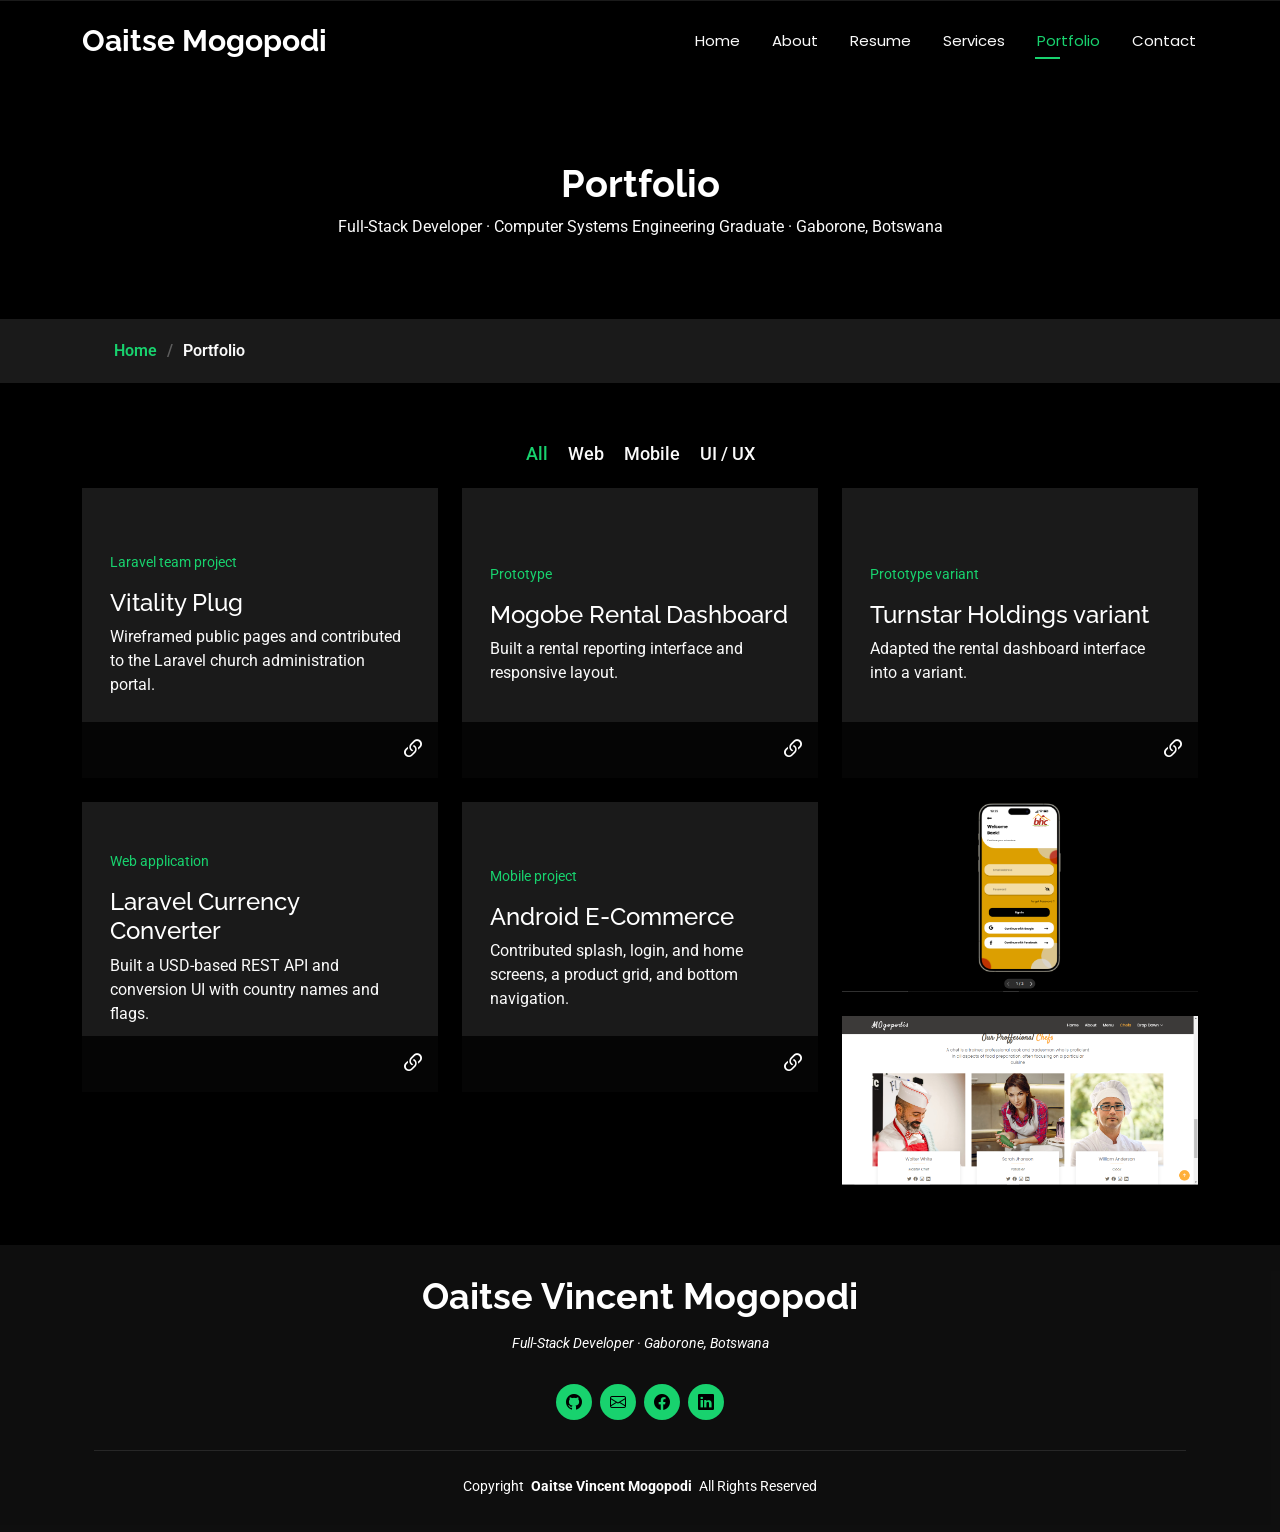
<file: portfolio.html>
<!DOCTYPE html>
<html lang="en">

<head>
  <meta charset="utf-8">
  <meta content="width=device-width, initial-scale=1.0" name="viewport">
  <title>Portfolio</title>
  <meta name="description" content="Oaitse Vincent Mogopodi, Full-Stack Developer and Computer Systems Engineering Graduate in Gaborone, Botswana. Explore web applications, mobile contributions, testing, automation, and IT support.">
  <meta property="og:title" content="Oaitse Vincent Mogopodi | Full-Stack Developer">
  <meta property="og:type" content="website">

  <!-- Favicons -->
  <link href="assets/img/oaitse-graduation.png" rel="icon">
  <link href="assets/img/oaitse-graduation.png" rel="apple-touch-icon">

  <!-- Fonts -->
  <link href="https://fonts.googleapis.com" rel="preconnect">
  <link href="https://fonts.gstatic.com" rel="preconnect" crossorigin>
  <link href="https://fonts.googleapis.com/css2?family=Roboto:ital,wght@0,100;0,300;0,400;0,500;0,700;0,900;1,100;1,300;1,400;1,500;1,700;1,900&family=Poppins:ital,wght@0,100;0,200;0,300;0,400;0,500;0,600;0,700;0,800;0,900;1,100;1,200;1,300;1,400;1,500;1,600;1,700;1,800;1,900&family=Raleway:ital,wght@0,100;0,200;0,300;0,400;0,500;0,600;0,700;0,800;0,900;1,100;1,200;1,300;1,400;1,500;1,600;1,700;1,800;1,900&display=swap" rel="stylesheet">

  <!-- Vendor CSS Files -->
  <link href="assets/vendor/bootstrap/css/bootstrap.min.css" rel="stylesheet">
  <link href="assets/vendor/bootstrap-icons/bootstrap-icons.css" rel="stylesheet">
  <link href="assets/vendor/aos/aos.css" rel="stylesheet">
  <link href="assets/vendor/swiper/swiper-bundle.min.css" rel="stylesheet">
  <link href="assets/vendor/glightbox/css/glightbox.min.css" rel="stylesheet">

  <!-- Main CSS File -->
  <link href="assets/css/main.css" rel="stylesheet">

  <link href="assets/css/personalisation.css" rel="stylesheet">
</head>

<body class="portfolio-page">

  <header id="header" class="header d-flex align-items-center fixed-top">
    <div class="container-fluid container-xl position-relative d-flex align-items-center justify-content-between">

      <a href="index.html" class="logo d-flex align-items-center">
        <!-- Uncomment the line below if you also wish to use an image logo -->
        <!-- <img src="assets/img/logo.webp" alt=""> -->
        <span class="sitename">Oaitse Mogopodi</span>
      </a>

      <nav id="navmenu" class="navmenu" aria-label="Main navigation">
        <ul id="main-navigation">
          <li><a href="index.html">Home</a></li>
          <li><a href="about.html">About</a></li>
          <li><a href="resume.html">Resume</a></li>
          <li><a href="services.html">Services</a></li>
          <li><a href="portfolio.html" class="active">Portfolio</a></li>
          <li><a href="contact.html">Contact</a></li>
        </ul>
        <button type="button" class="mobile-nav-toggle d-xl-none bi bi-list" aria-label="Toggle navigation" aria-expanded="false" aria-controls="main-navigation"></button>
      </nav>

    </div>
  </header>

  <main id="main" class="main" tabindex="-1">

    <!-- Page Title -->
    <div class="page-title" data-aos="fade">
      <div class="heading">
        <div class="container">
          <div class="row d-flex justify-content-center text-center">
            <div class="col-lg-8">
              <h1>Portfolio</h1>
              <p class="mb-0">Full-Stack Developer · Computer Systems Engineering Graduate · Gaborone, Botswana</p>
            </div>
          </div>
        </div>
      </div>
      <nav class="breadcrumbs">
        <div class="container">
          <ol>
            <li><a href="index.html">Home</a></li>
            <li class="current">Portfolio</li>
          </ol>
        </div>
      </nav>
    </div><!-- End Page Title -->

    <!-- Portfolio Section -->
    <section id="portfolio" class="portfolio section">
<div class="container"><div class="isotope-layout" data-default-filter="*" data-layout="masonry" data-sort="original-order"><ul class="portfolio-filters isotope-filters" data-aos="fade-up" data-aos-delay="100"><li data-filter="*" class="filter-active" role="button" tabindex="0" aria-pressed="true">All</li><li data-filter=".filter-web" role="button" tabindex="0" aria-pressed="false">Web</li><li data-filter=".filter-app" role="button" tabindex="0" aria-pressed="false">Mobile</li><li data-filter=".filter-design" role="button" tabindex="0" aria-pressed="false">UI / UX</li></ul><div class="row gy-4 isotope-container" data-aos="fade-up" data-aos-delay="200"><div class="col-lg-4 col-md-6 portfolio-item isotope-item filter-web"><div class="portfolio-content h-100 text-project"><div class="project-summary"><p>Laravel team project</p><h3>Vitality Plug</h3><p>Wireframed public pages and contributed to the Laravel church administration portal.</p></div><div class="portfolio-info"><h4>Vitality Plug</h4><p>Laravel team project</p><a href="portfolio-details.html#vitality-plug" title="Vitality Plug project details" class="details-link"><i class="bi bi-link-45deg"></i></a></div></div></div><div class="col-lg-4 col-md-6 portfolio-item isotope-item filter-web"><div class="portfolio-content h-100 text-project"><div class="project-summary"><p>Prototype</p><h3>Mogobe Rental Dashboard</h3><p>Built a rental reporting interface and responsive layout.</p></div><div class="portfolio-info"><h4>Mogobe Rental Dashboard</h4><p>Prototype</p><a href="portfolio-details.html#mogobe" title="Mogobe Rental Dashboard project details" class="details-link"><i class="bi bi-link-45deg"></i></a></div></div></div><div class="col-lg-4 col-md-6 portfolio-item isotope-item filter-web"><div class="portfolio-content h-100 text-project"><div class="project-summary"><p>Prototype variant</p><h3>Turnstar Holdings variant</h3><p>Adapted the rental dashboard interface into a variant.</p></div><div class="portfolio-info"><h4>Turnstar Holdings variant</h4><p>Prototype variant</p><a href="portfolio-details.html#turnstar" title="Turnstar Holdings variant project details" class="details-link"><i class="bi bi-link-45deg"></i></a></div></div></div><div class="col-lg-4 col-md-6 portfolio-item isotope-item filter-web"><div class="portfolio-content h-100 text-project"><div class="project-summary"><p>Web application</p><h3>Laravel Currency Converter</h3><p>Built a USD-based REST API and conversion UI with country names and flags.</p></div><div class="portfolio-info"><h4>Laravel Currency Converter</h4><p>Web application</p><a href="portfolio-details.html#currency-converter" title="Laravel Currency Converter project details" class="details-link"><i class="bi bi-link-45deg"></i></a></div></div></div><div class="col-lg-4 col-md-6 portfolio-item isotope-item filter-app"><div class="portfolio-content h-100 text-project"><div class="project-summary"><p>Mobile project</p><h3>Android E-Commerce</h3><p>Contributed splash, login, and home screens, a product grid, and bottom navigation.</p></div><div class="portfolio-info"><h4>Android E-Commerce</h4><p>Mobile project</p><a href="portfolio-details.html#android-commerce" title="Android E-Commerce project details" class="details-link"><i class="bi bi-link-45deg"></i></a></div></div></div><div class="col-lg-4 col-md-6 portfolio-item isotope-item filter-design"><div class="portfolio-content h-100 "><img src="assets/img/portfolio/bhc.png" class="img-fluid" alt="BHC Figma Prototype screenshot from the existing portfolio"><div class="portfolio-info"><h4>BHC Figma Prototype</h4><p>Interface prototype</p><a href="assets/img/portfolio/bhc.png" title="Preview BHC Figma Prototype" data-gallery="portfolio-gallery" class="glightbox preview-link"><i class="bi bi-zoom-in"></i></a><a href="portfolio-details.html#bhc" title="BHC Figma Prototype project details" class="details-link"><i class="bi bi-link-45deg"></i></a></div></div></div><div class="col-lg-4 col-md-6 portfolio-item isotope-item filter-web"><div class="portfolio-content h-100 "><img src="assets/img/portfolio/restaurant.png" class="img-fluid" alt="Restaurant Website screenshot from the existing portfolio"><div class="portfolio-info"><h4>Restaurant Website</h4><p>Website demo</p><a href="assets/img/portfolio/restaurant.png" title="Preview Restaurant Website" data-gallery="portfolio-gallery" class="glightbox preview-link"><i class="bi bi-zoom-in"></i></a><a href="portfolio-details.html#restaurant" title="Restaurant Website project details" class="details-link"><i class="bi bi-link-45deg"></i></a></div></div></div></div></div></div>
    </section><!-- /Portfolio Section -->

  </main>

  <footer id="footer" class="footer dark-background">
    <div class="container">
      <h3 class="sitename">Oaitse Vincent Mogopodi</h3>
      <p>Full-Stack Developer · Gaborone, Botswana</p>
      <div class="social-links d-flex justify-content-center"><a href="https://github.com/oaitsemogopodi" aria-label="GitHub"><i class="bi bi-github" aria-hidden="true"></i></a>
<a href="mailto:oaitsemogopodi@gmail.com" aria-label="Email Oaitse"><i class="bi bi-envelope" aria-hidden="true"></i></a>
<a href="https://www.facebook.com/oaitsetheboy.mogopodi/" aria-label="Facebook"><i class="bi bi-facebook" aria-hidden="true"></i></a>
<a href="https://www.linkedin.com/in/oaitse-vincent-mogopodi-698320246/" aria-label="LinkedIn"><i class="bi bi-linkedin" aria-hidden="true"></i></a></div>
      <div class="container">
        <div class="copyright">
          <span>Copyright</span> <strong class="px-1 sitename">Oaitse Vincent Mogopodi</strong> <span>All Rights Reserved</span>
        </div>
        <div class="credits">
        </div>
      </div>
    </div>
  </footer>

  <!-- Scroll Top -->
  <a href="#main" aria-label="Back to top" id="scroll-top" class="scroll-top d-flex align-items-center justify-content-center"><i class="bi bi-arrow-up-short"></i></a>

  <!-- Preloader -->
  <div id="preloader"></div>

  <!-- Vendor JS Files -->
  <script src="assets/vendor/bootstrap/js/bootstrap.bundle.min.js"></script>
  <script src="assets/vendor/php-email-form/validate.js"></script>
  <script src="assets/vendor/aos/aos.js"></script>
  <script src="assets/vendor/typed.js/typed.umd.js"></script>
  <script src="assets/vendor/purecounter/purecounter_vanilla.js"></script>
  <script src="assets/vendor/waypoints/noframework.waypoints.js"></script>
  <script src="assets/vendor/swiper/swiper-bundle.min.js"></script>
  <script src="assets/vendor/glightbox/js/glightbox.min.js"></script>
  <script src="assets/vendor/imagesloaded/imagesloaded.pkgd.min.js"></script>
  <script src="assets/vendor/isotope-layout/isotope.pkgd.min.js"></script>

  <!-- Main JS File -->
  <script src="assets/js/main.js"></script>
  <script src="assets/js/personalisation.js"></script>

</body>

</html>
</file>
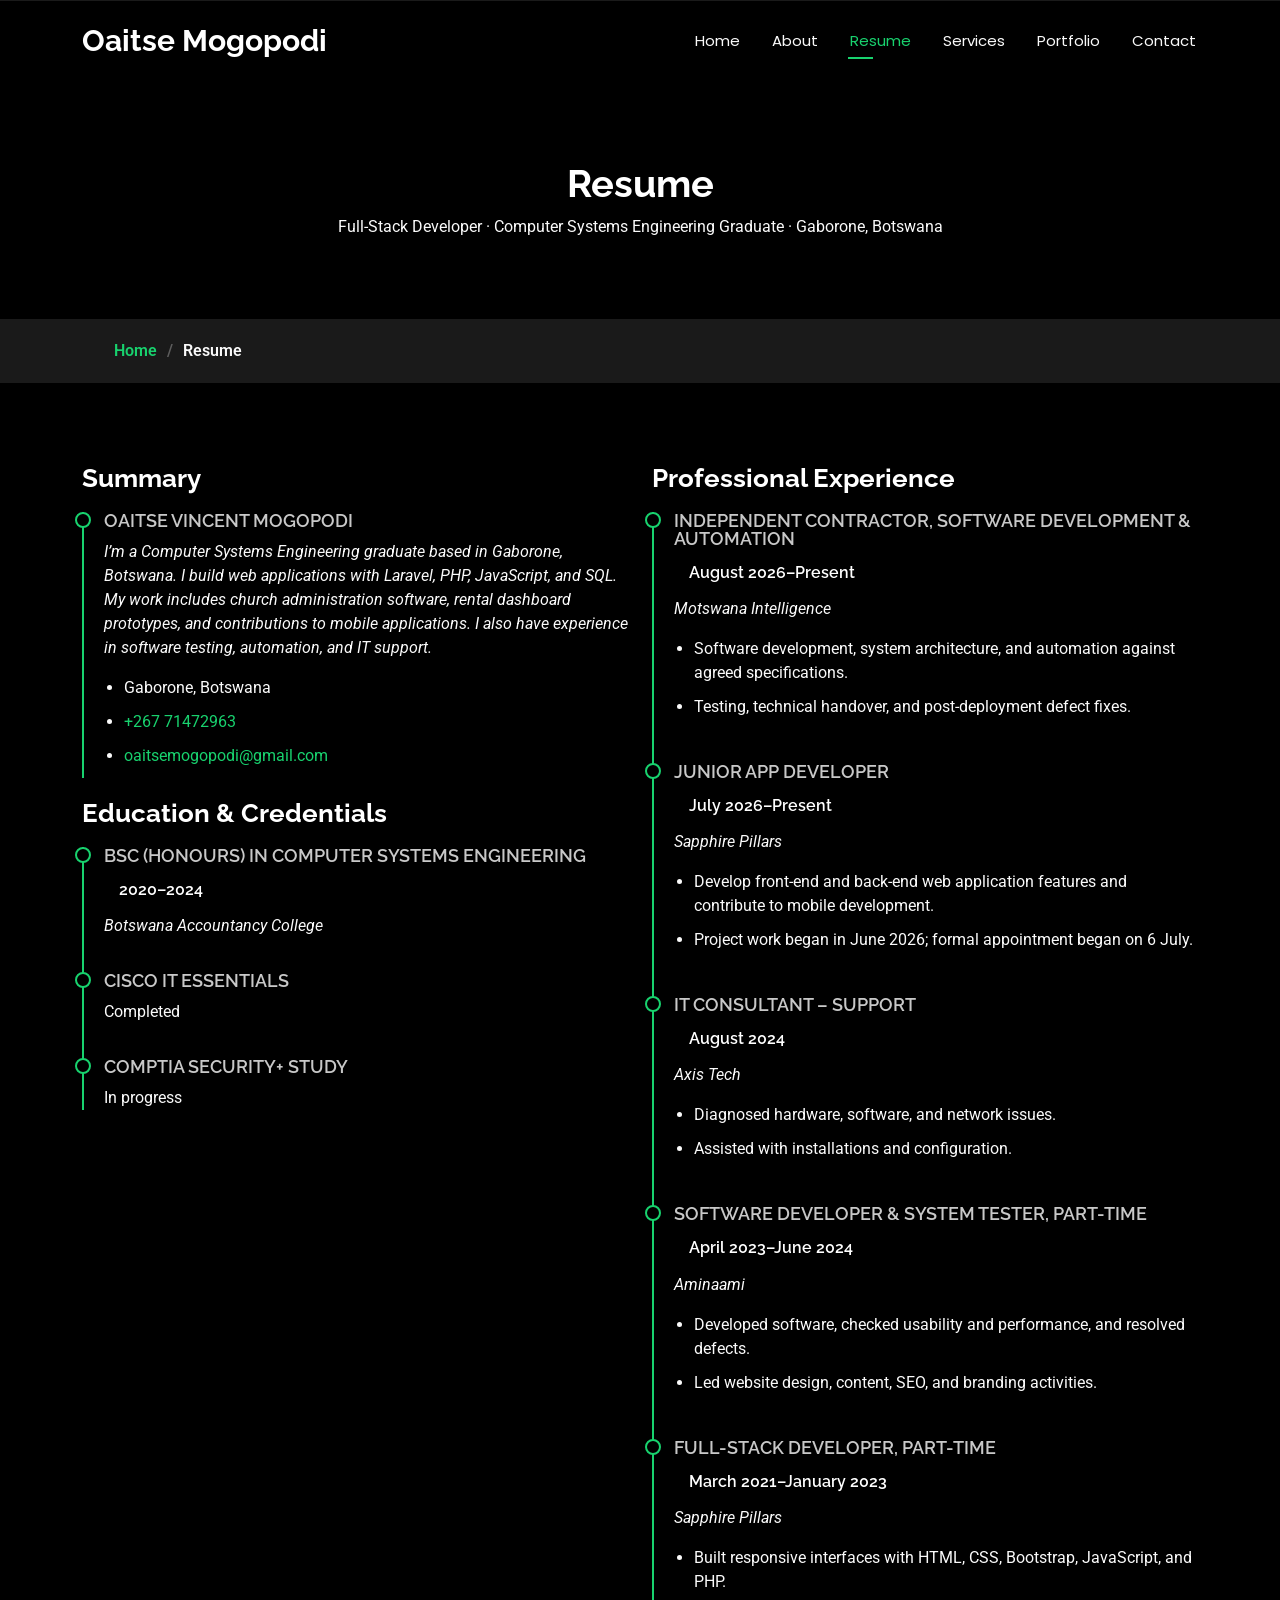
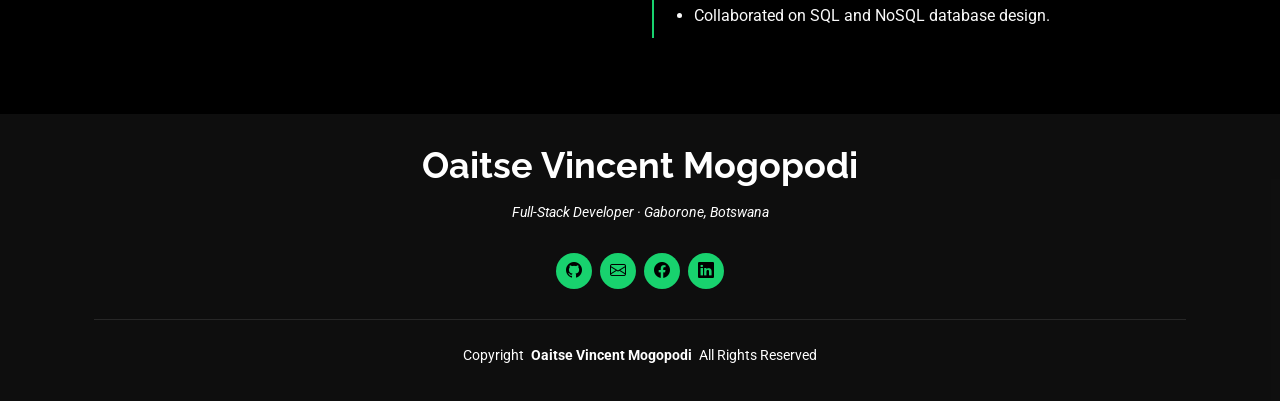
<file: resume.html>
<!DOCTYPE html>
<html lang="en">

<head>
  <meta charset="utf-8">
  <meta content="width=device-width, initial-scale=1.0" name="viewport">
  <title>resume | Oaitse Vincent Mogopodi</title>
  <meta name="description" content="Oaitse Vincent Mogopodi, Full-Stack Developer and Computer Systems Engineering Graduate in Gaborone, Botswana. Explore web applications, mobile contributions, testing, automation, and IT support.">
  <meta property="og:title" content="Oaitse Vincent Mogopodi | Full-Stack Developer">
  <meta property="og:type" content="website">

  <!-- Favicons -->
  <link href="assets/img/oaitse-graduation.png" rel="icon">
  <link href="assets/img/oaitse-graduation.png" rel="apple-touch-icon">

  <!-- Fonts -->
  <link href="https://fonts.googleapis.com" rel="preconnect">
  <link href="https://fonts.gstatic.com" rel="preconnect" crossorigin>
  <link href="https://fonts.googleapis.com/css2?family=Roboto:ital,wght@0,100;0,300;0,400;0,500;0,700;0,900;1,100;1,300;1,400;1,500;1,700;1,900&family=Poppins:ital,wght@0,100;0,200;0,300;0,400;0,500;0,600;0,700;0,800;0,900;1,100;1,200;1,300;1,400;1,500;1,600;1,700;1,800;1,900&family=Raleway:ital,wght@0,100;0,200;0,300;0,400;0,500;0,600;0,700;0,800;0,900;1,100;1,200;1,300;1,400;1,500;1,600;1,700;1,800;1,900&display=swap" rel="stylesheet">

  <!-- Vendor CSS Files -->
  <link href="assets/vendor/bootstrap/css/bootstrap.min.css" rel="stylesheet">
  <link href="assets/vendor/bootstrap-icons/bootstrap-icons.css" rel="stylesheet">
  <link href="assets/vendor/aos/aos.css" rel="stylesheet">
  <link href="assets/vendor/swiper/swiper-bundle.min.css" rel="stylesheet">
  <link href="assets/vendor/glightbox/css/glightbox.min.css" rel="stylesheet">

  <!-- Main CSS File -->
  <link href="assets/css/main.css" rel="stylesheet">

  <link href="assets/css/personalisation.css" rel="stylesheet">
</head>

<body class="resume-page">

  <header id="header" class="header d-flex align-items-center fixed-top">
    <div class="container-fluid container-xl position-relative d-flex align-items-center justify-content-between">

      <a href="index.html" class="logo d-flex align-items-center">
        <!-- Uncomment the line below if you also wish to use an image logo -->
        <!-- <img src="assets/img/logo.webp" alt=""> -->
        <span class="sitename">Oaitse Mogopodi</span>
      </a>

      <nav id="navmenu" class="navmenu" aria-label="Main navigation">
        <ul id="main-navigation">
          <li><a href="index.html">Home</a></li>
          <li><a href="about.html">About</a></li>
          <li><a href="resume.html" class="active">Resume</a></li>
          <li><a href="services.html">Services</a></li>
          <li><a href="portfolio.html">Portfolio</a></li>
          <li><a href="contact.html">Contact</a></li>
        </ul>
        <button type="button" class="mobile-nav-toggle d-xl-none bi bi-list" aria-label="Toggle navigation" aria-expanded="false" aria-controls="main-navigation"></button>
      </nav>

    </div>
  </header>

  <main id="main" class="main" tabindex="-1">

    <!-- Page Title -->
    <div class="page-title" data-aos="fade">
      <div class="heading">
        <div class="container">
          <div class="row d-flex justify-content-center text-center">
            <div class="col-lg-8">
              <h1>Resume</h1>
              <p class="mb-0">Full-Stack Developer · Computer Systems Engineering Graduate · Gaborone, Botswana</p>
            </div>
          </div>
        </div>
      </div>
      <nav class="breadcrumbs">
        <div class="container">
          <ol>
            <li><a href="index.html">Home</a></li>
            <li class="current">Resume</li>
          </ol>
        </div>
      </nav>
    </div><!-- End Page Title -->

    <!-- Resume Section -->
    <section id="resume" class="resume section">
<div class="container" data-aos="fade-up" data-aos-delay="100"><div class="row"><div class="col-lg-6" data-aos="fade-up" data-aos-delay="100"><h3 class="resume-title">Summary</h3><div class="resume-item pb-0"><h4>Oaitse Vincent Mogopodi</h4><p><em>I’m a Computer Systems Engineering graduate based in Gaborone, Botswana. I build web applications with Laravel, PHP, JavaScript, and SQL. My work includes church administration software, rental dashboard prototypes, and contributions to mobile applications. I also have experience in software testing, automation, and IT support.</em></p><ul><li>Gaborone, Botswana</li><li><a href="tel:+26771472963">+267 71472963</a></li><li><a href="mailto:oaitsemogopodi@gmail.com">oaitsemogopodi@gmail.com</a></li></ul></div><h3 class="resume-title">Education &amp; Credentials</h3><div class="resume-item"><h4>BSc (Honours) in Computer Systems Engineering</h4><h5>2020–2024</h5><p><em>Botswana Accountancy College</em></p></div><div class="resume-item"><h4>Cisco IT Essentials</h4><p>Completed</p></div><div class="resume-item"><h4>CompTIA Security+ study</h4><p>In progress</p></div></div><div class="col-lg-6" data-aos="fade-up" data-aos-delay="200"><h3 class="resume-title">Professional Experience</h3><div class="resume-item"><h4>Independent Contractor, Software Development & Automation</h4><h5>August 2026–Present</h5><p><em>Motswana Intelligence</em></p><ul><li>Software development, system architecture, and automation against agreed specifications.</li><li>Testing, technical handover, and post-deployment defect fixes.</li></ul></div><div class="resume-item"><h4>Junior App Developer</h4><h5>July 2026–Present</h5><p><em>Sapphire Pillars</em></p><ul><li>Develop front-end and back-end web application features and contribute to mobile development.</li><li>Project work began in June 2026; formal appointment began on 6 July.</li></ul></div><div class="resume-item"><h4>IT Consultant – Support</h4><h5>August 2024</h5><p><em>Axis Tech</em></p><ul><li>Diagnosed hardware, software, and network issues.</li><li>Assisted with installations and configuration.</li></ul></div><div class="resume-item"><h4>Software Developer & System Tester, part-time</h4><h5>April 2023–June 2024</h5><p><em>Aminaami</em></p><ul><li>Developed software, checked usability and performance, and resolved defects.</li><li>Led website design, content, SEO, and branding activities.</li></ul></div><div class="resume-item"><h4>Full-Stack Developer, part-time</h4><h5>March 2021–January 2023</h5><p><em>Sapphire Pillars</em></p><ul><li>Built responsive interfaces with HTML, CSS, Bootstrap, JavaScript, and PHP.</li><li>Collaborated on SQL and NoSQL database design.</li></ul></div></div></div></div>
    </section><!-- /Resume Section -->

  </main>

  <footer id="footer" class="footer dark-background">
    <div class="container">
      <h3 class="sitename">Oaitse Vincent Mogopodi</h3>
      <p>Full-Stack Developer · Gaborone, Botswana</p>
      <div class="social-links d-flex justify-content-center"><a href="https://github.com/oaitsemogopodi" aria-label="GitHub"><i class="bi bi-github" aria-hidden="true"></i></a>
<a href="mailto:oaitsemogopodi@gmail.com" aria-label="Email Oaitse"><i class="bi bi-envelope" aria-hidden="true"></i></a>
<a href="https://www.facebook.com/oaitsetheboy.mogopodi/" aria-label="Facebook"><i class="bi bi-facebook" aria-hidden="true"></i></a>
<a href="https://www.linkedin.com/in/oaitse-vincent-mogopodi-698320246/" aria-label="LinkedIn"><i class="bi bi-linkedin" aria-hidden="true"></i></a></div>
      <div class="container">
        <div class="copyright">
          <span>Copyright</span> <strong class="px-1 sitename">Oaitse Vincent Mogopodi</strong> <span>All Rights Reserved</span>
        </div>
        <div class="credits">
        </div>
      </div>
    </div>
  </footer>

  <!-- Scroll Top -->
  <a href="#main" aria-label="Back to top" id="scroll-top" class="scroll-top d-flex align-items-center justify-content-center"><i class="bi bi-arrow-up-short"></i></a>

  <!-- Preloader -->
  <div id="preloader"></div>

  <!-- Vendor JS Files -->
  <script src="assets/vendor/bootstrap/js/bootstrap.bundle.min.js"></script>
  <script src="assets/vendor/php-email-form/validate.js"></script>
  <script src="assets/vendor/aos/aos.js"></script>
  <script src="assets/vendor/typed.js/typed.umd.js"></script>
  <script src="assets/vendor/purecounter/purecounter_vanilla.js"></script>
  <script src="assets/vendor/waypoints/noframework.waypoints.js"></script>
  <script src="assets/vendor/swiper/swiper-bundle.min.js"></script>
  <script src="assets/vendor/glightbox/js/glightbox.min.js"></script>
  <script src="assets/vendor/imagesloaded/imagesloaded.pkgd.min.js"></script>
  <script src="assets/vendor/isotope-layout/isotope.pkgd.min.js"></script>

  <!-- Main JS File -->
  <script src="assets/js/main.js"></script>
  <script src="assets/js/personalisation.js"></script>

</body>

</html>
</file>
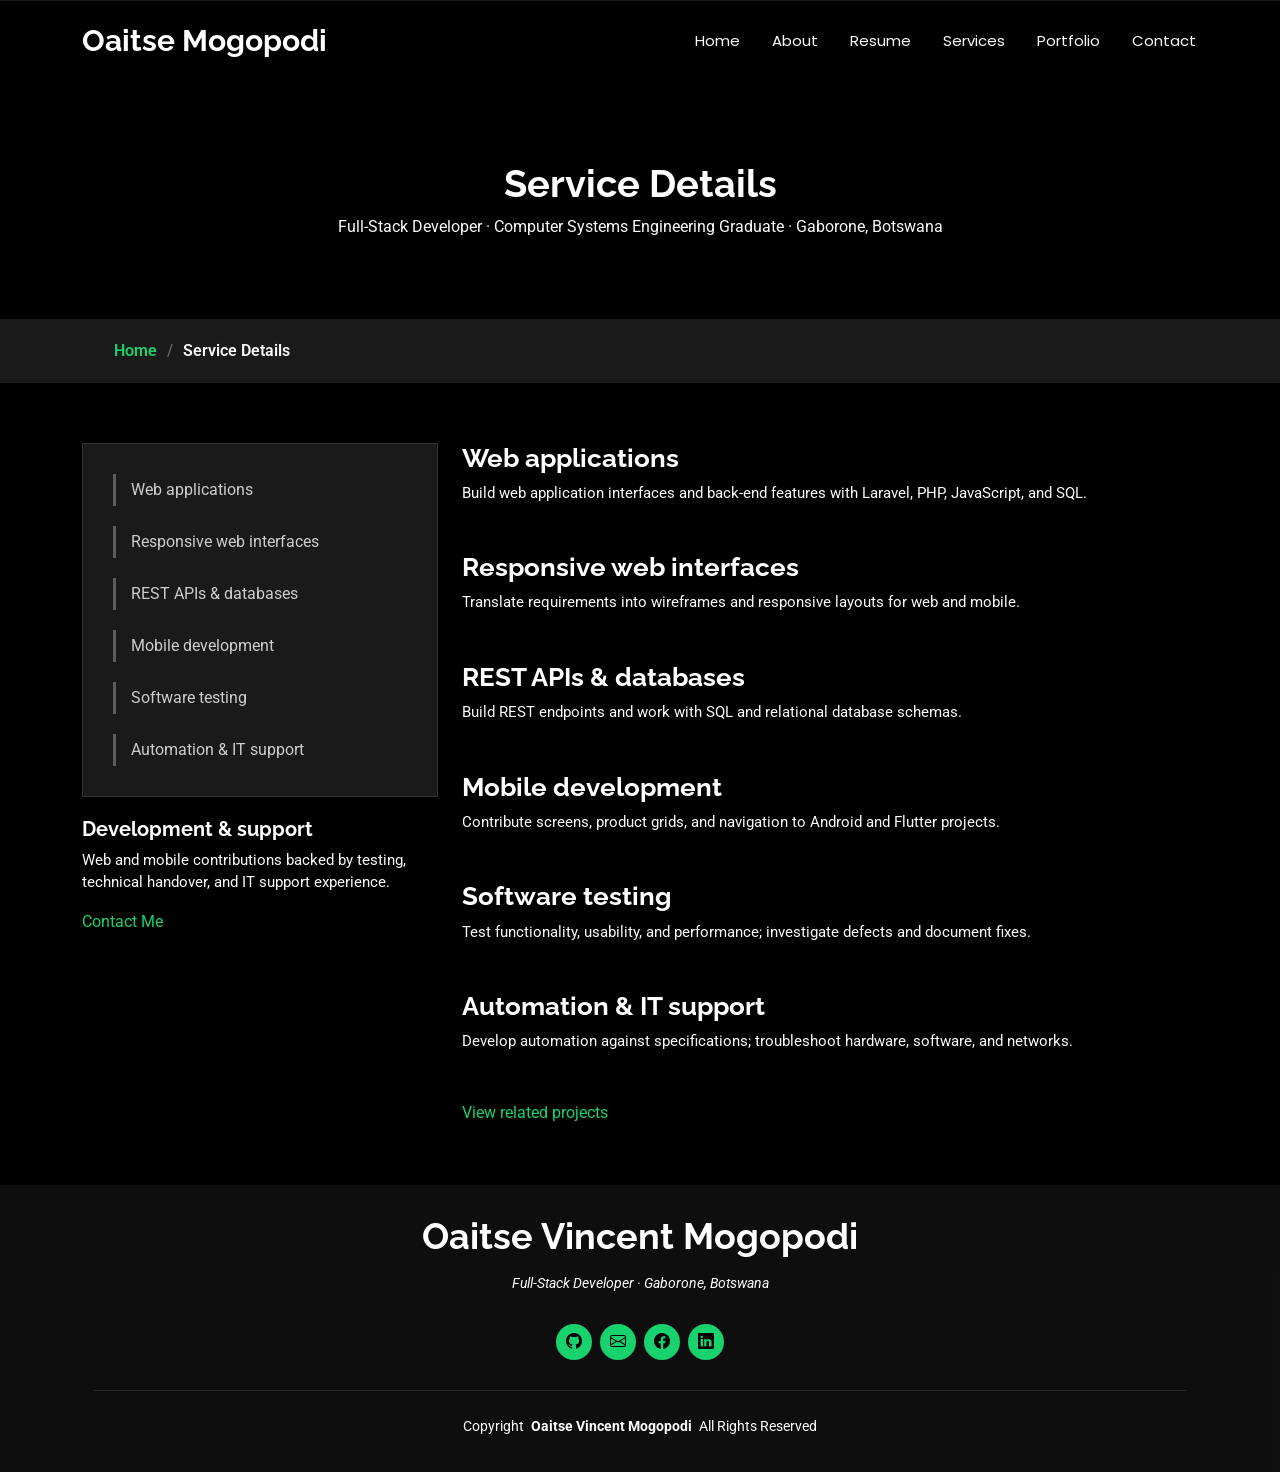
<file: service-details.html>
<!DOCTYPE html>
<html lang="en">

<head>
  <meta charset="utf-8">
  <meta content="width=device-width, initial-scale=1.0" name="viewport">
  <title>Service details</title>
  <meta name="description" content="Oaitse Vincent Mogopodi, Full-Stack Developer and Computer Systems Engineering Graduate in Gaborone, Botswana. Explore web applications, mobile contributions, testing, automation, and IT support.">
  <meta property="og:title" content="Oaitse Vincent Mogopodi | Full-Stack Developer">
  <meta property="og:type" content="website">

  <!-- Favicons -->
  <link href="assets/img/oaitse-graduation.png" rel="icon">
  <link href="assets/img/oaitse-graduation.png" rel="apple-touch-icon">

  <!-- Fonts -->
  <link href="https://fonts.googleapis.com" rel="preconnect">
  <link href="https://fonts.gstatic.com" rel="preconnect" crossorigin>
  <link href="https://fonts.googleapis.com/css2?family=Roboto:ital,wght@0,100;0,300;0,400;0,500;0,700;0,900;1,100;1,300;1,400;1,500;1,700;1,900&family=Poppins:ital,wght@0,100;0,200;0,300;0,400;0,500;0,600;0,700;0,800;0,900;1,100;1,200;1,300;1,400;1,500;1,600;1,700;1,800;1,900&family=Raleway:ital,wght@0,100;0,200;0,300;0,400;0,500;0,600;0,700;0,800;0,900;1,100;1,200;1,300;1,400;1,500;1,600;1,700;1,800;1,900&display=swap" rel="stylesheet">

  <!-- Vendor CSS Files -->
  <link href="assets/vendor/bootstrap/css/bootstrap.min.css" rel="stylesheet">
  <link href="assets/vendor/bootstrap-icons/bootstrap-icons.css" rel="stylesheet">
  <link href="assets/vendor/aos/aos.css" rel="stylesheet">
  <link href="assets/vendor/swiper/swiper-bundle.min.css" rel="stylesheet">
  <link href="assets/vendor/glightbox/css/glightbox.min.css" rel="stylesheet">

  <!-- Main CSS File -->
  <link href="assets/css/main.css" rel="stylesheet">

  <link href="assets/css/personalisation.css" rel="stylesheet">
</head>

<body class="service-details-page">

  <header id="header" class="header d-flex align-items-center fixed-top">
    <div class="container-fluid container-xl position-relative d-flex align-items-center justify-content-between">

      <a href="index.html" class="logo d-flex align-items-center">
        <!-- Uncomment the line below if you also wish to use an image logo -->
        <!-- <img src="assets/img/logo.webp" alt=""> -->
        <span class="sitename">Oaitse Mogopodi</span>
      </a>

      <nav id="navmenu" class="navmenu" aria-label="Main navigation">
        <ul id="main-navigation">
          <li><a href="index.html">Home</a></li>
          <li><a href="about.html">About</a></li>
          <li><a href="resume.html">Resume</a></li>
          <li><a href="services.html">Services</a></li>
          <li><a href="portfolio.html">Portfolio</a></li>
          <li><a href="contact.html">Contact</a></li>
        </ul>
        <button type="button" class="mobile-nav-toggle d-xl-none bi bi-list" aria-label="Toggle navigation" aria-expanded="false" aria-controls="main-navigation"></button>
      </nav>

    </div>
  </header>

  <main id="main" class="main" tabindex="-1">

    <!-- Page Title -->
    <div class="page-title" data-aos="fade">
      <div class="heading">
        <div class="container">
          <div class="row d-flex justify-content-center text-center">
            <div class="col-lg-8">
              <h1>Service Details</h1>
              <p class="mb-0">Full-Stack Developer · Computer Systems Engineering Graduate · Gaborone, Botswana</p>
            </div>
          </div>
        </div>
      </div>
      <nav class="breadcrumbs">
        <div class="container">
          <ol>
            <li><a href="index.html">Home</a></li>
            <li class="current">Service Details</li>
          </ol>
        </div>
      </nav>
    </div><!-- End Page Title -->

    <!-- Service Details Section -->
    <section id="service-details" class="service-details section">
<div class="container" data-aos="fade-up" data-aos-delay="100"><div class="row gy-4"><div class="col-lg-4" data-aos="fade-up"><div class="services-list"><a href="#service-0">Web applications</a><a href="#service-1">Responsive web interfaces</a><a href="#service-2">REST APIs & databases</a><a href="#service-3">Mobile development</a><a href="#service-4">Software testing</a><a href="#service-5">Automation & IT support</a></div><h4>Development &amp; support</h4><p>Web and mobile contributions backed by testing, technical handover, and IT support experience.</p><a href="contact.html">Contact Me</a></div><div class="col-lg-8" data-aos="fade-up" data-aos-delay="200"><article id="service-0" class="mb-5"><h3>Web applications</h3><p>Build web application interfaces and back-end features with Laravel, PHP, JavaScript, and SQL.</p></article><article id="service-1" class="mb-5"><h3>Responsive web interfaces</h3><p>Translate requirements into wireframes and responsive layouts for web and mobile.</p></article><article id="service-2" class="mb-5"><h3>REST APIs & databases</h3><p>Build REST endpoints and work with SQL and relational database schemas.</p></article><article id="service-3" class="mb-5"><h3>Mobile development</h3><p>Contribute screens, product grids, and navigation to Android and Flutter projects.</p></article><article id="service-4" class="mb-5"><h3>Software testing</h3><p>Test functionality, usability, and performance; investigate defects and document fixes.</p></article><article id="service-5" class="mb-5"><h3>Automation & IT support</h3><p>Develop automation against specifications; troubleshoot hardware, software, and networks.</p></article><a href="portfolio.html">View related projects</a></div></div></div>
    </section><!-- /Service Details Section -->

  </main>

  <footer id="footer" class="footer dark-background">
    <div class="container">
      <h3 class="sitename">Oaitse Vincent Mogopodi</h3>
      <p>Full-Stack Developer · Gaborone, Botswana</p>
      <div class="social-links d-flex justify-content-center"><a href="https://github.com/oaitsemogopodi" aria-label="GitHub"><i class="bi bi-github" aria-hidden="true"></i></a>
<a href="mailto:oaitsemogopodi@gmail.com" aria-label="Email Oaitse"><i class="bi bi-envelope" aria-hidden="true"></i></a>
<a href="https://www.facebook.com/oaitsetheboy.mogopodi/" aria-label="Facebook"><i class="bi bi-facebook" aria-hidden="true"></i></a>
<a href="https://www.linkedin.com/in/oaitse-vincent-mogopodi-698320246/" aria-label="LinkedIn"><i class="bi bi-linkedin" aria-hidden="true"></i></a></div>
      <div class="container">
        <div class="copyright">
          <span>Copyright</span> <strong class="px-1 sitename">Oaitse Vincent Mogopodi</strong> <span>All Rights Reserved</span>
        </div>
        <div class="credits">
        </div>
      </div>
    </div>
  </footer>

  <!-- Scroll Top -->
  <a href="#main" aria-label="Back to top" id="scroll-top" class="scroll-top d-flex align-items-center justify-content-center"><i class="bi bi-arrow-up-short"></i></a>

  <!-- Preloader -->
  <div id="preloader"></div>

  <!-- Vendor JS Files -->
  <script src="assets/vendor/bootstrap/js/bootstrap.bundle.min.js"></script>
  <script src="assets/vendor/php-email-form/validate.js"></script>
  <script src="assets/vendor/aos/aos.js"></script>
  <script src="assets/vendor/typed.js/typed.umd.js"></script>
  <script src="assets/vendor/purecounter/purecounter_vanilla.js"></script>
  <script src="assets/vendor/waypoints/noframework.waypoints.js"></script>
  <script src="assets/vendor/swiper/swiper-bundle.min.js"></script>
  <script src="assets/vendor/glightbox/js/glightbox.min.js"></script>
  <script src="assets/vendor/imagesloaded/imagesloaded.pkgd.min.js"></script>
  <script src="assets/vendor/isotope-layout/isotope.pkgd.min.js"></script>

  <!-- Main JS File -->
  <script src="assets/js/main.js"></script>
  <script src="assets/js/personalisation.js"></script>

</body>

</html>
</file>
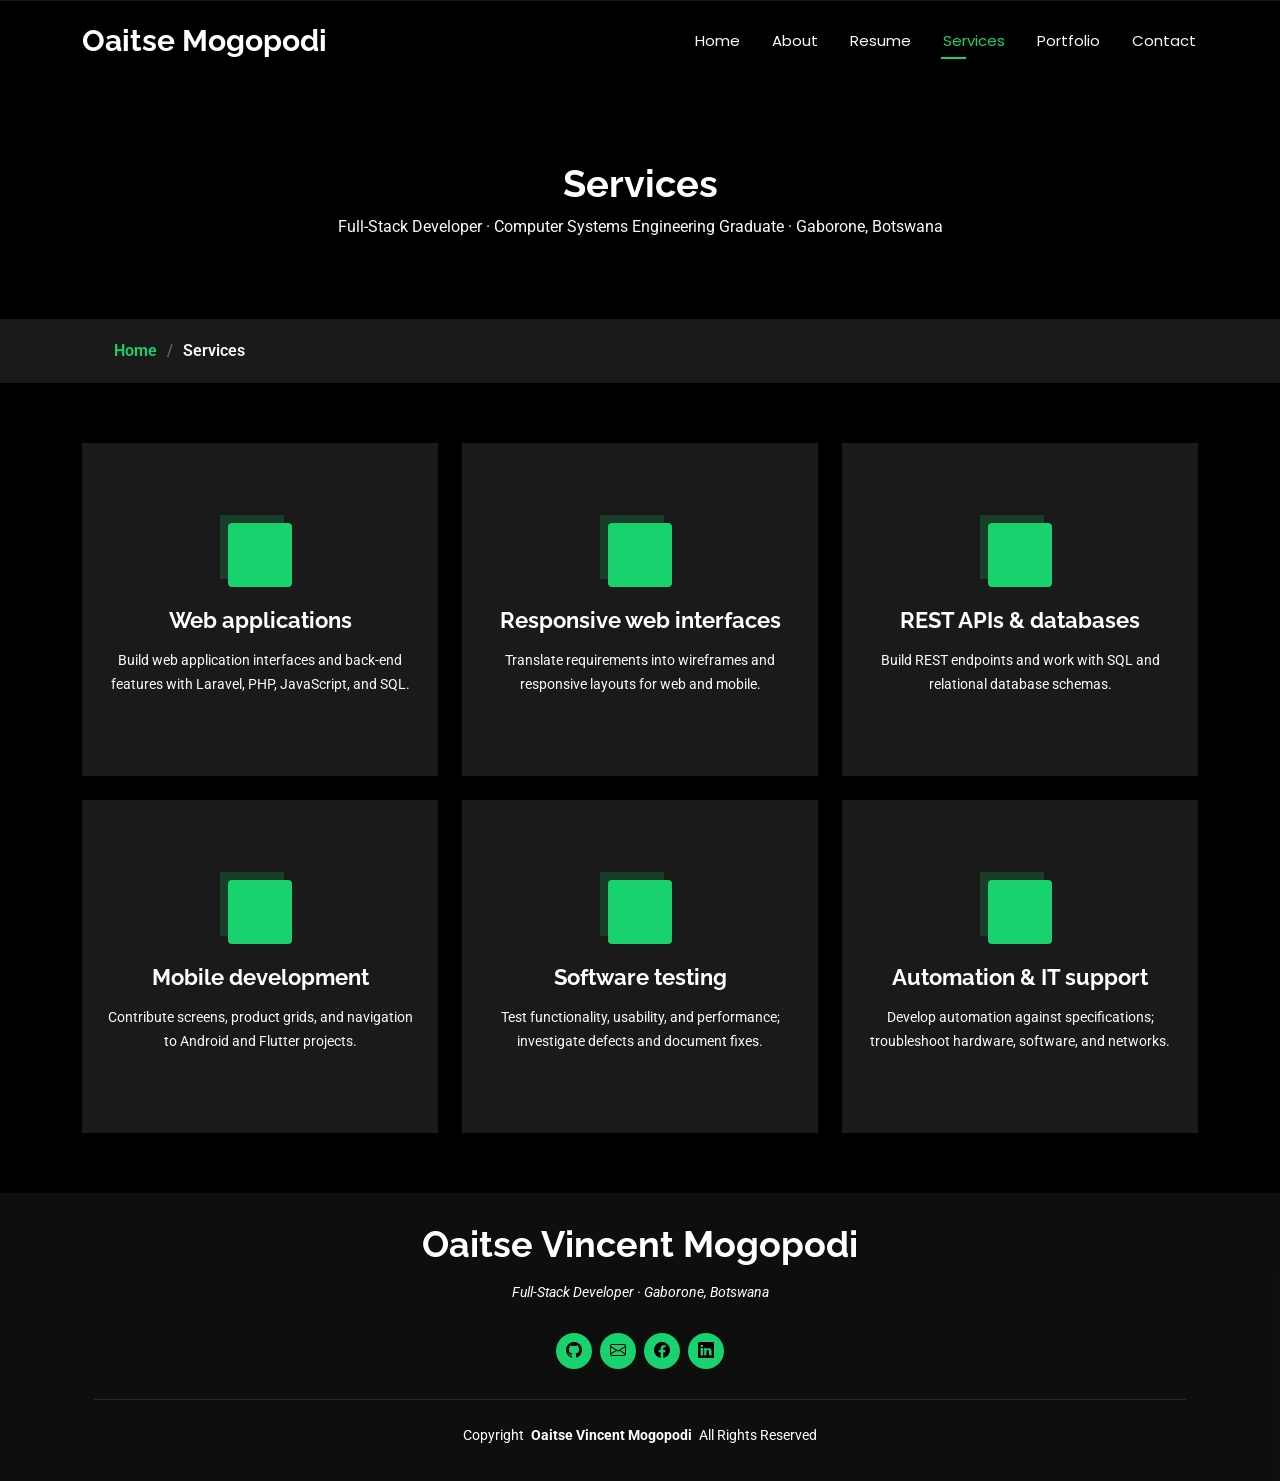
<file: services.html>
<!DOCTYPE html>
<html lang="en">

<head>
  <meta charset="utf-8">
  <meta content="width=device-width, initial-scale=1.0" name="viewport">
  <title>Services</title>
  <meta name="description" content="Oaitse Vincent Mogopodi, Full-Stack Developer and Computer Systems Engineering Graduate in Gaborone, Botswana. Explore web applications, mobile contributions, testing, automation, and IT support.">
  <meta property="og:title" content="Oaitse Vincent Mogopodi | Full-Stack Developer">
  <meta property="og:type" content="website">

  <!-- Favicons -->
  <link href="assets/img/oaitse-graduation.png" rel="icon">
  <link href="assets/img/oaitse-graduation.png" rel="apple-touch-icon">

  <!-- Fonts -->
  <link href="https://fonts.googleapis.com" rel="preconnect">
  <link href="https://fonts.gstatic.com" rel="preconnect" crossorigin>
  <link href="https://fonts.googleapis.com/css2?family=Roboto:ital,wght@0,100;0,300;0,400;0,500;0,700;0,900;1,100;1,300;1,400;1,500;1,700;1,900&family=Poppins:ital,wght@0,100;0,200;0,300;0,400;0,500;0,600;0,700;0,800;0,900;1,100;1,200;1,300;1,400;1,500;1,600;1,700;1,800;1,900&family=Raleway:ital,wght@0,100;0,200;0,300;0,400;0,500;0,600;0,700;0,800;0,900;1,100;1,200;1,300;1,400;1,500;1,600;1,700;1,800;1,900&display=swap" rel="stylesheet">

  <!-- Vendor CSS Files -->
  <link href="assets/vendor/bootstrap/css/bootstrap.min.css" rel="stylesheet">
  <link href="assets/vendor/bootstrap-icons/bootstrap-icons.css" rel="stylesheet">
  <link href="assets/vendor/aos/aos.css" rel="stylesheet">
  <link href="assets/vendor/swiper/swiper-bundle.min.css" rel="stylesheet">
  <link href="assets/vendor/glightbox/css/glightbox.min.css" rel="stylesheet">

  <!-- Main CSS File -->
  <link href="assets/css/main.css" rel="stylesheet">
  <link href="assets/css/personalisation.css" rel="stylesheet">
</head>

<body class="services-page">

  <header id="header" class="header d-flex align-items-center fixed-top">
    <div class="container-fluid container-xl position-relative d-flex align-items-center justify-content-between">

      <a href="index.html" class="logo d-flex align-items-center">
        <!-- Uncomment the line below if you also wish to use an image logo -->
        <!-- <img src="assets/img/logo.webp" alt=""> -->
        <span class="sitename">Oaitse Mogopodi</span>
      </a>

      <nav id="navmenu" class="navmenu" aria-label="Main navigation">
        <ul id="main-navigation">
          <li><a href="index.html">Home</a></li>
          <li><a href="about.html">About</a></li>
          <li><a href="resume.html">Resume</a></li>
          <li><a href="services.html" class="active">Services</a></li>
          <li><a href="portfolio.html">Portfolio</a></li>
          <li><a href="contact.html">Contact</a></li>
        </ul>
        <button type="button" class="mobile-nav-toggle d-xl-none bi bi-list" aria-label="Toggle navigation" aria-expanded="false" aria-controls="main-navigation"></button>
      </nav>

    </div>
  </header>

  <main id="main" class="main" tabindex="-1">

    <!-- Page Title -->
    <div class="page-title" data-aos="fade">
      <div class="heading">
        <div class="container">
          <div class="row d-flex justify-content-center text-center">
            <div class="col-lg-8">
              <h1>Services</h1>
              <p class="mb-0">Full-Stack Developer · Computer Systems Engineering Graduate · Gaborone, Botswana</p>
            </div>
          </div>
        </div>
      </div>
      <nav class="breadcrumbs">
        <div class="container">
          <ol>
            <li><a href="index.html">Home</a></li>
            <li class="current">Services</li>
          </ol>
        </div>
      </nav>
    </div><!-- End Page Title -->

    <!-- Services Section -->
    <section id="services" class="services section">
<div class="container" data-aos="fade-up" data-aos-delay="100"><div class="row gy-4"><div class="col-lg-4 col-md-6" data-aos="fade-up" data-aos-delay="100"><div class="service-item position-relative"><div class="icon"><i class="bi bi-code-slash"></i></div><a href="service-details.html#service-0" class="stretched-link"><h3>Web applications</h3></a><p>Build web application interfaces and back-end features with Laravel, PHP, JavaScript, and SQL.</p></div></div><div class="col-lg-4 col-md-6" data-aos="fade-up" data-aos-delay="200"><div class="service-item position-relative"><div class="icon"><i class="bi bi-easel"></i></div><a href="service-details.html#service-1" class="stretched-link"><h3>Responsive web interfaces</h3></a><p>Translate requirements into wireframes and responsive layouts for web and mobile.</p></div></div><div class="col-lg-4 col-md-6" data-aos="fade-up" data-aos-delay="300"><div class="service-item position-relative"><div class="icon"><i class="bi bi-database"></i></div><a href="service-details.html#service-2" class="stretched-link"><h3>REST APIs & databases</h3></a><p>Build REST endpoints and work with SQL and relational database schemas.</p></div></div><div class="col-lg-4 col-md-6" data-aos="fade-up" data-aos-delay="400"><div class="service-item position-relative"><div class="icon"><i class="bi bi-phone"></i></div><a href="service-details.html#service-3" class="stretched-link"><h3>Mobile development</h3></a><p>Contribute screens, product grids, and navigation to Android and Flutter projects.</p></div></div><div class="col-lg-4 col-md-6" data-aos="fade-up" data-aos-delay="500"><div class="service-item position-relative"><div class="icon"><i class="bi bi-check2-circle"></i></div><a href="service-details.html#service-4" class="stretched-link"><h3>Software testing</h3></a><p>Test functionality, usability, and performance; investigate defects and document fixes.</p></div></div><div class="col-lg-4 col-md-6" data-aos="fade-up" data-aos-delay="600"><div class="service-item position-relative"><div class="icon"><i class="bi bi-gear"></i></div><a href="service-details.html#service-5" class="stretched-link"><h3>Automation & IT support</h3></a><p>Develop automation against specifications; troubleshoot hardware, software, and networks.</p></div></div></div></div>
    </section><!-- /Services Section -->

  </main>

  <footer id="footer" class="footer dark-background">
    <div class="container">
      <h3 class="sitename">Oaitse Vincent Mogopodi</h3>
      <p>Full-Stack Developer · Gaborone, Botswana</p>
      <div class="social-links d-flex justify-content-center"><a href="https://github.com/oaitsemogopodi" aria-label="GitHub"><i class="bi bi-github" aria-hidden="true"></i></a>
<a href="mailto:oaitsemogopodi@gmail.com" aria-label="Email Oaitse"><i class="bi bi-envelope" aria-hidden="true"></i></a>
<a href="https://www.facebook.com/oaitsetheboy.mogopodi/" aria-label="Facebook"><i class="bi bi-facebook" aria-hidden="true"></i></a>
<a href="https://www.linkedin.com/in/oaitse-vincent-mogopodi-698320246/" aria-label="LinkedIn"><i class="bi bi-linkedin" aria-hidden="true"></i></a></div>
      <div class="container">
        <div class="copyright">
          <span>Copyright</span> <strong class="px-1 sitename">Oaitse Vincent Mogopodi</strong> <span>All Rights Reserved</span>
        </div>
        <div class="credits">
        </div>
      </div>
    </div>
  </footer>

  <!-- Scroll Top -->
  <a href="#main" aria-label="Back to top" id="scroll-top" class="scroll-top d-flex align-items-center justify-content-center"><i class="bi bi-arrow-up-short"></i></a>

  <!-- Preloader -->
  <div id="preloader"></div>

  <!-- Vendor JS Files -->
  <script src="assets/vendor/bootstrap/js/bootstrap.bundle.min.js"></script>
  <script src="assets/vendor/php-email-form/validate.js"></script>
  <script src="assets/vendor/aos/aos.js"></script>
  <script src="assets/vendor/typed.js/typed.umd.js"></script>
  <script src="assets/vendor/purecounter/purecounter_vanilla.js"></script>
  <script src="assets/vendor/waypoints/noframework.waypoints.js"></script>
  <script src="assets/vendor/swiper/swiper-bundle.min.js"></script>
  <script src="assets/vendor/glightbox/js/glightbox.min.js"></script>
  <script src="assets/vendor/imagesloaded/imagesloaded.pkgd.min.js"></script>
  <script src="assets/vendor/isotope-layout/isotope.pkgd.min.js"></script>

  <!-- Main JS File -->
  <script src="assets/js/main.js"></script>
  <script src="assets/js/personalisation.js"></script>

</body>

</html>
</file>
<file: assets/css/personalisation.css>
/* Small content-fitting adjustments; original template rules remain intact. */
.header .logo .sitename {font-size:30px;font-family:var(--heading-font);font-weight:700;color:var(--heading-color)}
.mobile-nav-toggle {border:0;background:transparent;padding:6px}
.hero .hero-name {font-size:clamp(36px,4.5vw,64px);font-weight:700;max-width:650px;margin:0}
.hero {overflow:hidden;background:#0b0b0b url('../img/hero-bg.jpg') center/cover no-repeat}
/* Keep the demo's staircase texture; conceal its stock portrait behind ours. */
.hero::after {content:'';position:absolute;inset:0;z-index:0;background:linear-gradient(90deg,transparent 40%,#0b0b0b 65%)}
.hero>img {left:auto;right:0;top:-3%;bottom:auto;width:54%;height:125%;object-position:50% 20%;filter:brightness(.9) contrast(1.22);mask-image:linear-gradient(90deg,transparent,#000 18%);-webkit-mask-image:linear-gradient(90deg,transparent,#000 18%)}
.hero::before {content:'';position:absolute;inset:0;z-index:2;background:linear-gradient(90deg,#0003 30%,#0b0b0b66 48%,transparent 72%)}
.hero .container {z-index:3}
.hero .hero-description {font-size:18px;line-height:1.7;margin-top:20px}
.hero p {max-width:650px}.hero .typed {overflow-wrap:anywhere}
.about .content li {flex-wrap:wrap;overflow-wrap:anywhere}
.about img.img-fluid {filter:brightness(.9) contrast(1.22);mask-image:radial-gradient(ellipse 72% 78% at 50% 55%,#000 55%,transparent 100%);-webkit-mask-image:radial-gradient(ellipse 72% 78% at 50% 55%,#000 55%,transparent 100%)}
.contact .info-item {overflow-wrap:anywhere;min-width:0}.contact .info-item>div {min-width:0}
.project-summary {background:var(--surface-color);padding:28px;min-height:290px;display:flex;flex-direction:column;justify-content:center}
.project-summary h3 {font-size:24px}.project-summary>p:first-child {color:var(--accent-color);font-size:14px}
.portfolio .text-project .portfolio-info {opacity:1;inset:auto 0 0;padding:12px;background:#000c}
.portfolio .text-project .portfolio-info h4,.portfolio .text-project .portfolio-info p {display:none}
.portfolio .portfolio-content.text-project .portfolio-info .details-link {position:static;display:block;text-align:right;font-size:26px;line-height:1.2}
.portfolio-content:focus-within .portfolio-info {opacity:1}
.project-case,[id^='service-'] {scroll-margin-top:110px}
:focus-visible {outline:2px solid var(--accent-color);outline-offset:5px}
.portfolio-filters li {cursor:pointer}
@media(max-width:1199px){.header .logo .sitename{font-size:25px}}
@media(max-width:767px){.hero>img{top:0;width:100%;height:73%;object-position:50% 16%;mask-image:linear-gradient(#000 75%,transparent);-webkit-mask-image:linear-gradient(#000 75%,transparent)}.hero::before{background:linear-gradient(0deg,#0b0b0b 19%,#0b0b0bb3 38%,transparent 65%)}.hero{align-items:flex-end;padding-bottom:50px;min-height:820px;min-height:max(820px,100svh)}.hero .hero-name{font-size:36px}.hero p{font-size:22px}.hero .hero-description{font-size:17px}.hero .social-links{margin-top:18px}}
</file>
<file: assets/css/main.css>
/**
* Template Name: Personal
* Template URL: https://bootstrapmade.com/personal-free-resume-bootstrap-template/
* Updated: Mar 05 2025 with Bootstrap v5.3.3
* Author: BootstrapMade.com
* License: https://bootstrapmade.com/license/
*/

/*--------------------------------------------------------------
# Font & Color Variables
# Help: https://bootstrapmade.com/color-system/
--------------------------------------------------------------*/
/* Fonts */
:root {
  --default-font: "Roboto",  system-ui, -apple-system, "Segoe UI", Roboto, "Helvetica Neue", Arial, "Noto Sans", "Liberation Sans", sans-serif, "Apple Color Emoji", "Segoe UI Emoji", "Segoe UI Symbol", "Noto Color Emoji";
  --heading-font: "Raleway",  sans-serif;
  --nav-font: "Poppins",  sans-serif;
}

/* Global Colors - The following color variables are used throughout the website. Updating them here will change the color scheme of the entire website */
:root { 
  --background-color: #000000; /* Background color for the entire website, including individual sections */
  --default-color: #fafafa; /* Default color used for the majority of the text content across the entire website */
  --heading-color: #ffffff; /* Color for headings, subheadings and title throughout the website */
  --accent-color: #18d26e; /* Accent color that represents your brand on the website. It's used for buttons, links, and other elements that need to stand out */
  --surface-color: #1a1a1a; /* The surface color is used as a background of boxed elements within sections, such as cards, icon boxes, or other elements that require a visual separation from the global background. */
  --contrast-color: #000000; /* Contrast color for text, ensuring readability against backgrounds of accent, heading, or default colors. */
}

/* Nav Menu Colors - The following color variables are used specifically for the navigation menu. They are separate from the global colors to allow for more customization options */
:root {
  --nav-color: #fafafa;  /* The default color of the main navmenu links */
  --nav-hover-color: #18d26e; /* Applied to main navmenu links when they are hovered over or active */
  --nav-mobile-background-color: #1a1a1a; /* Used as the background color for mobile navigation menu */
  --nav-dropdown-background-color: #1a1a1a; /* Used as the background color for dropdown items that appear when hovering over primary navigation items */
  --nav-dropdown-color: #fafafa; /* Used for navigation links of the dropdown items in the navigation menu. */
  --nav-dropdown-hover-color: #18d26e; /* Similar to --nav-hover-color, this color is applied to dropdown navigation links when they are hovered over. */
}

/* Color Presets - These classes override global colors when applied to any section or element, providing reuse of the sam color scheme. */

.light-background {
  --background-color: #1a1a1a;
  --surface-color: #343434;
}

.dark-background {
  --background-color: rgba(15, 15, 15, 0.975);
  --default-color: #ffffff;
  --heading-color: #ffffff;
  --surface-color: #292929f9;
  --contrast-color: #000000;
}

/* Smooth scroll */
:root {
  scroll-behavior: smooth;
}

/*--------------------------------------------------------------
# General Styling & Shared Classes
--------------------------------------------------------------*/
body {
  color: var(--default-color);
  background-color: var(--background-color);
  font-family: var(--default-font);
}

a {
  color: var(--accent-color);
  text-decoration: none;
  transition: 0.3s;
}

a:hover {
  color: color-mix(in srgb, var(--accent-color), transparent 25%);
  text-decoration: none;
}

h1,
h2,
h3,
h4,
h5,
h6 {
  color: var(--heading-color);
  font-family: var(--heading-font);
}

/* PHP Email Form Messages
------------------------------*/
.php-email-form .error-message {
  display: none;
  background: #df1529;
  color: #ffffff;
  text-align: left;
  padding: 15px;
  margin-bottom: 24px;
  font-weight: 600;
}

.php-email-form .sent-message {
  display: none;
  color: #ffffff;
  background: #059652;
  text-align: center;
  padding: 15px;
  margin-bottom: 24px;
  font-weight: 600;
}

.php-email-form .loading {
  display: none;
  background: var(--surface-color);
  text-align: center;
  padding: 15px;
  margin-bottom: 24px;
}

.php-email-form .loading:before {
  content: "";
  display: inline-block;
  border-radius: 50%;
  width: 24px;
  height: 24px;
  margin: 0 10px -6px 0;
  border: 3px solid var(--accent-color);
  border-top-color: var(--surface-color);
  animation: php-email-form-loading 1s linear infinite;
}

@keyframes php-email-form-loading {
  0% {
    transform: rotate(0deg);
  }

  100% {
    transform: rotate(360deg);
  }
}

/*--------------------------------------------------------------
# Global Header
--------------------------------------------------------------*/
.header {
  --background-color: rgba(0, 0, 0, 0);
  color: var(--default-color);
  background-color: var(--background-color);
  padding: 15px 0;
  transition: all 0.5s;
  z-index: 997;
}

.header .logo {
  line-height: 1;
}

.header .logo img {
  max-height: 32px;
  margin-right: 8px;
}

.header .logo h1 {
  font-size: 30px;
  margin: 0;
  font-weight: 700;
  color: var(--heading-color);
}

.scrolled .header {
  box-shadow: 0px 0 18px rgba(0, 0, 0, 0.1);
}

/* Global Header on Scroll
------------------------------*/
.scrolled .header {
  --background-color: rgba(0, 0, 0, 0.8);
}

/*--------------------------------------------------------------
# Navigation Menu
--------------------------------------------------------------*/
/* Desktop Navigation */
@media (min-width: 1200px) {
  .navmenu {
    padding: 0;
  }

  .navmenu ul {
    margin: 0;
    padding: 0;
    display: flex;
    list-style: none;
    align-items: center;
  }

  .navmenu li {
    position: relative;
  }

  .navmenu>ul>li {
    white-space: nowrap;
    padding: 15px 14px;
  }

  .navmenu>ul>li:last-child {
    padding-right: 0;
  }

  .navmenu a,
  .navmenu a:focus {
    color: var(--nav-color);
    font-size: 15px;
    padding: 0 2px;
    font-family: var(--nav-font);
    font-weight: 400;
    display: flex;
    align-items: center;
    justify-content: space-between;
    white-space: nowrap;
    transition: 0.3s;
    position: relative;
  }

  .navmenu a i,
  .navmenu a:focus i {
    font-size: 12px;
    line-height: 0;
    margin-left: 5px;
    transition: 0.3s;
  }

  .navmenu>ul>li>a:before {
    content: "";
    position: absolute;
    height: 2px;
    bottom: -6px;
    left: 0;
    background-color: var(--nav-hover-color);
    visibility: hidden;
    width: 0px;
    transition: all 0.3s ease-in-out 0s;
  }

  .navmenu a:hover:before,
  .navmenu li:hover>a:before,
  .navmenu .active:before {
    visibility: visible;
    width: 25px;
  }

  .navmenu li:hover>a,
  .navmenu .active,
  .navmenu .active:focus {
    color: var(--nav-hover-color);
  }

  .navmenu .dropdown ul {
    margin: 0;
    padding: 10px 0;
    background: var(--nav-dropdown-background-color);
    display: block;
    position: absolute;
    visibility: hidden;
    left: 14px;
    top: 130%;
    opacity: 0;
    transition: 0.3s;
    border-radius: 4px;
    z-index: 99;
    box-shadow: 0px 0px 30px rgba(0, 0, 0, 0.1);
  }

  .navmenu .dropdown ul li {
    min-width: 200px;
  }

  .navmenu .dropdown ul a {
    padding: 10px 20px;
    font-size: 15px;
    text-transform: none;
    color: var(--nav-dropdown-color);
  }

  .navmenu .dropdown ul a i {
    font-size: 12px;
  }

  .navmenu .dropdown ul a:hover,
  .navmenu .dropdown ul .active:hover,
  .navmenu .dropdown ul li:hover>a {
    color: var(--nav-dropdown-hover-color);
  }

  .navmenu .dropdown:hover>ul {
    opacity: 1;
    top: 100%;
    visibility: visible;
  }

  .navmenu .dropdown .dropdown ul {
    top: 0;
    left: -90%;
    visibility: hidden;
  }

  .navmenu .dropdown .dropdown:hover>ul {
    opacity: 1;
    top: 0;
    left: -100%;
    visibility: visible;
  }
}

/* Mobile Navigation */
@media (max-width: 1199px) {
  .mobile-nav-toggle {
    color: var(--nav-color);
    font-size: 28px;
    line-height: 0;
    margin-right: 10px;
    cursor: pointer;
    transition: color 0.3s;
  }

  .navmenu {
    padding: 0;
    z-index: 9997;
  }

  .navmenu ul {
    display: none;
    list-style: none;
    position: absolute;
    inset: 60px 20px 20px 20px;
    padding: 10px 0;
    margin: 0;
    border-radius: 6px;
    background-color: var(--nav-mobile-background-color);
    border: 1px solid color-mix(in srgb, var(--default-color), transparent 90%);
    box-shadow: none;
    overflow-y: auto;
    transition: 0.3s;
    z-index: 9998;
  }

  .navmenu a,
  .navmenu a:focus {
    color: var(--nav-dropdown-color);
    padding: 10px 20px;
    font-family: var(--nav-font);
    font-size: 17px;
    font-weight: 500;
    display: flex;
    align-items: center;
    justify-content: space-between;
    white-space: nowrap;
    transition: 0.3s;
  }

  .navmenu a i,
  .navmenu a:focus i {
    font-size: 12px;
    line-height: 0;
    margin-left: 5px;
    width: 30px;
    height: 30px;
    display: flex;
    align-items: center;
    justify-content: center;
    border-radius: 50%;
    transition: 0.3s;
    background-color: color-mix(in srgb, var(--accent-color), transparent 90%);
  }

  .navmenu a i:hover,
  .navmenu a:focus i:hover {
    background-color: var(--accent-color);
    color: var(--contrast-color);
  }

  .navmenu a:hover,
  .navmenu .active,
  .navmenu .active:focus {
    color: var(--nav-dropdown-hover-color);
  }

  .navmenu .active i,
  .navmenu .active:focus i {
    background-color: var(--accent-color);
    color: var(--contrast-color);
    transform: rotate(180deg);
  }

  .navmenu .dropdown ul {
    position: static;
    display: none;
    z-index: 99;
    padding: 10px 0;
    margin: 10px 20px;
    background-color: var(--nav-dropdown-background-color);
    transition: all 0.5s ease-in-out;
  }

  .navmenu .dropdown ul ul {
    background-color: rgba(33, 37, 41, 0.1);
  }

  .navmenu .dropdown>.dropdown-active {
    display: block;
    background-color: rgba(33, 37, 41, 0.03);
  }

  .mobile-nav-active {
    overflow: hidden;
  }

  .mobile-nav-active .mobile-nav-toggle {
    color: #fff;
    position: absolute;
    font-size: 32px;
    top: 15px;
    right: 15px;
    margin-right: 0;
    z-index: 9999;
  }

  .mobile-nav-active .navmenu {
    position: fixed;
    overflow: hidden;
    inset: 0;
    background: rgba(33, 37, 41, 0.8);
    transition: 0.3s;
  }

  .mobile-nav-active .navmenu>ul {
    display: block;
  }
}

/*--------------------------------------------------------------
# Global Footer
--------------------------------------------------------------*/
.footer {
  color: var(--default-color);
  background-color: var(--background-color);
  font-size: 14px;
  text-align: center;
  padding: 30px 0;
  position: relative;
}

.footer h3 {
  font-size: 36px;
  font-weight: 700;
  position: relative;
  padding: 0;
  margin: 0 0 15px 0;
}

.footer p {
  font-size: 15;
  font-style: italic;
  padding: 0;
  margin: 0 0 30px 0;
}

.footer .social-links {
  margin: 0 0 30px 0;
}

.footer .social-links a {
  font-size: 16px;
  display: flex;
  align-items: center;
  justify-content: center;
  background: var(--accent-color);
  color: var(--contrast-color);
  line-height: 1;
  margin: 0 4px;
  border-radius: 50%;
  text-align: center;
  width: 36px;
  height: 36px;
  transition: 0.3s;
}

.footer .social-links a:hover {
  background: color-mix(in srgb, var(--accent-color), transparent 20%);
  text-decoration: none;
}

.footer .copyright {
  padding-top: 25px;
  border-top: 1px solid color-mix(in srgb, var(--default-color), transparent 90%);
}

.footer .credits {
  font-size: 13px;
  padding-top: 5px;
}

/*--------------------------------------------------------------
# Preloader
--------------------------------------------------------------*/
#preloader {
  position: fixed;
  inset: 0;
  z-index: 999999;
  overflow: hidden;
  background: var(--background-color);
  transition: all 0.6s ease-out;
}

#preloader:before {
  content: "";
  position: fixed;
  top: calc(50% - 30px);
  left: calc(50% - 30px);
  border: 6px solid #ffffff;
  border-color: var(--accent-color) transparent var(--accent-color) transparent;
  border-radius: 50%;
  width: 60px;
  height: 60px;
  animation: animate-preloader 1.5s linear infinite;
}

@keyframes animate-preloader {
  0% {
    transform: rotate(0deg);
  }

  100% {
    transform: rotate(360deg);
  }
}

/*--------------------------------------------------------------
# Scroll Top Button
--------------------------------------------------------------*/
.scroll-top {
  position: fixed;
  visibility: hidden;
  opacity: 0;
  right: 15px;
  bottom: -15px;
  z-index: 99999;
  background-color: var(--accent-color);
  width: 44px;
  height: 44px;
  border-radius: 50px;
  transition: all 0.4s;
}

.scroll-top i {
  font-size: 24px;
  color: var(--contrast-color);
  line-height: 0;
}

.scroll-top:hover {
  background-color: color-mix(in srgb, var(--accent-color), transparent 20%);
  color: var(--contrast-color);
}

.scroll-top.active {
  visibility: visible;
  opacity: 1;
  bottom: 15px;
}

/*--------------------------------------------------------------
# Disable aos animation delay on mobile devices
--------------------------------------------------------------*/
@media screen and (max-width: 768px) {
  [data-aos-delay] {
    transition-delay: 0 !important;
  }
}

/*--------------------------------------------------------------
# Global Page Titles & Breadcrumbs
--------------------------------------------------------------*/
.page-title {
  color: var(--default-color);
  background-color: var(--background-color);
  position: relative;
}

.page-title .heading {
  padding: 160px 0 80px 0;
  border-top: 1px solid color-mix(in srgb, var(--default-color), transparent 90%);
}

.page-title .heading h1 {
  font-size: 38px;
  font-weight: 700;
}

.page-title nav {
  background-color: color-mix(in srgb, var(--default-color), transparent 90%);
  padding: 20px 0;
}

.page-title nav ol {
  display: flex;
  flex-wrap: wrap;
  list-style: none;
  margin: 0;
  font-size: 16px;
  font-weight: 600;
}

.page-title nav ol li+li {
  padding-left: 10px;
}

.page-title nav ol li+li::before {
  content: "/";
  display: inline-block;
  padding-right: 10px;
  color: color-mix(in srgb, var(--default-color), transparent 70%);
}

/*--------------------------------------------------------------
# Global Sections
--------------------------------------------------------------*/
section,
.section {
  color: var(--default-color);
  background-color: var(--background-color);
  padding: 60px 0;
  scroll-margin-top: 100px;
  overflow: clip;
}

@media (max-width: 1199px) {

  section,
  .section {
    scroll-margin-top: 66px;
  }
}

/*--------------------------------------------------------------
# Global Section Titles
--------------------------------------------------------------*/
.section-title {
  padding-bottom: 60px;
  position: relative;
}

.section-title h2 {
  font-size: 14px;
  font-weight: 500;
  padding: 0;
  line-height: 1px;
  margin: 0;
  letter-spacing: 1.5px;
  text-transform: uppercase;
  color: color-mix(in srgb, var(--default-color), transparent 50%);
  position: relative;
}

.section-title h2::after {
  content: "";
  width: 120px;
  height: 1px;
  display: inline-block;
  background: var(--accent-color);
  margin: 4px 10px;
}

.section-title div {
  color: var(--heading-color);
  margin: 0;
  margin: 0;
  font-size: 28px;
  font-weight: 700;
  text-transform: uppercase;
  font-family: var(--heading-font);
}

/*--------------------------------------------------------------
# Hero Section
--------------------------------------------------------------*/
.hero {
  width: 100%;
  min-height: 100vh;
  position: relative;
  padding: 80px 0;
  display: flex;
  align-items: center;
  justify-content: center;
}

.hero img {
  position: absolute;
  inset: 0;
  display: block;
  width: 100%;
  height: 100%;
  object-fit: cover;
  z-index: 1;
}

.hero .container {
  position: relative;
  z-index: 3;
}

.hero h2 {
  margin: 0;
  font-size: 64px;
  font-weight: 700;
}

.hero p {
  margin: 5px 0 0 0;
  font-size: 26px;
}

.hero p span {
  letter-spacing: 1px;
  border-bottom: 2px solid var(--accent-color);
}

.hero .social-links {
  margin-top: 25px;
}

.hero .social-links a {
  background-color: color-mix(in srgb, var(--default-color), transparent 90%);
  color: var(--default-color);
  font-size: 14px;
  width: 40px;
  height: 40px;
  border-radius: 50px;
  display: inline-flex;
  align-items: center;
  justify-content: center;
  margin-right: 20px;
  transition: 0.3s;
}

.hero .social-links a:hover {
  background-color: var(--accent-color);
}

@media (max-width: 768px) {
  .hero h2 {
    font-size: 32px;
  }

  .hero p {
    font-size: 20px;
  }
}

/*--------------------------------------------------------------
# About Section
--------------------------------------------------------------*/
.about .content h2 {
  font-weight: 700;
  font-size: 24px;
}

.about .content ul {
  list-style: none;
  padding: 0;
}

.about .content ul li {
  margin-bottom: 20px;
  display: flex;
  align-items: center;
}

.about .content ul strong {
  margin-right: 10px;
}

.about .content ul i {
  font-size: 16px;
  margin-right: 5px;
  color: var(--accent-color);
  line-height: 0;
}

/*--------------------------------------------------------------
# Stats Section
--------------------------------------------------------------*/
.stats i {
  background-color: var(--surface-color);
  color: var(--accent-color);
  box-shadow: 0px 2px 25px rgba(0, 0, 0, 0.1);
  width: 54px;
  height: 54px;
  font-size: 24px;
  border-radius: 50px;
  border: 2px solid var(--background-color);
  display: inline-flex;
  align-items: center;
  justify-content: center;
  position: relative;
  z-index: 1;
}

.stats .stats-item {
  background-color: var(--surface-color);
  margin-top: -27px;
  padding: 30px 30px 25px 30px;
  width: 100%;
  position: relative;
  text-align: center;
  box-shadow: 0px 2px 35px rgba(0, 0, 0, 0.1);
  border-radius: 4px;
  z-index: 0;
}

.stats .stats-item span {
  font-size: 36px;
  display: block;
  font-weight: 700;
  color: color-mix(in srgb, var(--default-color), transparent 20%);
}

.stats .stats-item p {
  padding: 0;
  margin: 0;
  font-family: var(--heading-font);
  font-size: 16px;
}

/*--------------------------------------------------------------
# Skills Section
--------------------------------------------------------------*/
.skills .progress {
  height: 60px;
  display: block;
  background: none;
  border-radius: 0;
}

.skills .progress .skill {
  color: var(--heading-color);
  padding: 0;
  margin: 0 0 6px 0;
  text-transform: uppercase;
  display: block;
  font-weight: 600;
  font-family: var(--heading-font);
}

.skills .progress .skill .val {
  float: right;
  font-style: normal;
}

.skills .progress-bar-wrap {
  background: color-mix(in srgb, var(--default-color), transparent 90%);
  height: 10px;
}

.skills .progress-bar {
  width: 1px;
  height: 10px;
  transition: 0.9s;
  background-color: var(--accent-color);
}

/*--------------------------------------------------------------
# Interests Section
--------------------------------------------------------------*/
.interests .features-item {
  background-color: var(--surface-color);
  display: flex;
  align-items: center;
  padding: 20px;
  transition: 0.3s;
  border: 1px solid color-mix(in srgb, var(--default-color), transparent 90%);
  position: relative;
}

.interests .features-item i {
  font-size: 32px;
  padding-right: 10px;
  line-height: 0;
}

.interests .features-item h3 {
  font-weight: 700;
  margin: 0;
  padding: 0;
  line-height: 1;
  font-size: 16px;
}

.interests .features-item h3 a {
  color: var(--heading-color);
  transition: 0.3s;
}

.interests .features-item:hover {
  border-color: var(--accent-color);
}

.interests .features-item:hover h3 a {
  color: var(--accent-color);
}

/*--------------------------------------------------------------
# Testimonials Section
--------------------------------------------------------------*/
.testimonials .testimonials-carousel,
.testimonials .testimonials-slider {
  overflow: hidden;
}

.testimonials .testimonial-item {
  box-sizing: content-box;
  min-height: 320px;
}

.testimonials .testimonial-item .testimonial-img {
  width: 90px;
  border-radius: 50%;
  margin: -40px 0 0 40px;
  position: relative;
  z-index: 2;
  border: 6px solid var(--background-color);
}

.testimonials .testimonial-item h3 {
  font-size: 18px;
  font-weight: bold;
  margin: 10px 0 5px 45px;
}

.testimonials .testimonial-item h4 {
  font-size: 14px;
  color: color-mix(in srgb, var(--default-color), transparent 20%);
  margin: 0 0 0 45px;
}

.testimonials .testimonial-item .quote-icon-left,
.testimonials .testimonial-item .quote-icon-right {
  color: color-mix(in srgb, var(--accent-color), transparent 50%);
  font-size: 26px;
  line-height: 0;
}

.testimonials .testimonial-item .quote-icon-left {
  display: inline-block;
  left: -5px;
  position: relative;
}

.testimonials .testimonial-item .quote-icon-right {
  display: inline-block;
  right: -5px;
  position: relative;
  top: 10px;
  transform: scale(-1, -1);
}

.testimonials .testimonial-item p {
  font-style: italic;
  margin: 0 15px 0 15px;
  padding: 20px 20px 60px 20px;
  background: var(--surface-color);
  border-radius: 6px;
  position: relative;
  z-index: 1;
}

.testimonials .swiper-wrapper {
  height: auto;
}

.testimonials .swiper-pagination {
  margin-top: 20px;
  position: relative;
}

.testimonials .swiper-pagination .swiper-pagination-bullet {
  width: 12px;
  height: 12px;
  background-color: var(--background-color);
  opacity: 1;
  border: 1px solid var(--accent-color);
}

.testimonials .swiper-pagination .swiper-pagination-bullet-active {
  background-color: var(--accent-color);
}

/*--------------------------------------------------------------
# Resume Section
--------------------------------------------------------------*/
.resume .resume-title {
  color: var(--heading-color);
  font-size: 26px;
  font-weight: 700;
  margin-top: 20px;
  margin-bottom: 20px;
}

.resume .resume-item {
  padding: 0 0 20px 20px;
  margin-top: -2px;
  border-left: 2px solid var(--accent-color);
  position: relative;
}

.resume .resume-item h4 {
  line-height: 18px;
  font-size: 18px;
  font-weight: 600;
  text-transform: uppercase;
  color: color-mix(in srgb, var(--default-color), transparent 20%);
  margin-bottom: 10px;
}

.resume .resume-item h5 {
  font-size: 16px;
  padding: 5px 15px;
  display: inline-block;
  font-weight: 600;
  margin-bottom: 10px;
}

.resume .resume-item ul {
  padding-left: 20px;
}

.resume .resume-item ul li {
  padding-bottom: 10px;
}

.resume .resume-item:last-child {
  padding-bottom: 0;
}

.resume .resume-item::before {
  content: "";
  position: absolute;
  width: 16px;
  height: 16px;
  border-radius: 50px;
  left: -9px;
  top: 0;
  background: var(--background-color);
  border: 2px solid var(--accent-color);
}

/*--------------------------------------------------------------
# Services Section
--------------------------------------------------------------*/
.services .service-item {
  background-color: var(--surface-color);
  text-align: center;
  padding: 80px 20px;
  transition: all ease-in-out 0.3s;
  height: 100%;
}

.services .service-item .icon {
  margin: 0 auto;
  width: 64px;
  height: 64px;
  background: var(--accent-color);
  border-radius: 4px;
  display: flex;
  align-items: center;
  justify-content: center;
  margin-bottom: 20px;
  transition: 0.3s;
  transform-style: preserve-3d;
}

.services .service-item .icon i {
  color: var(--contrast-color);
  font-size: 28px;
  transition: ease-in-out 0.3s;
}

.services .service-item .icon::before {
  position: absolute;
  content: "";
  left: -8px;
  top: -8px;
  height: 100%;
  width: 100%;
  background: color-mix(in srgb, var(--accent-color), transparent 80%);
  border-radius: 5px;
  transition: all 0.3s ease-out 0s;
  transform: translateZ(-1px);
}

.services .service-item h3 {
  font-weight: 700;
  margin: 10px 0 15px 0;
  font-size: 22px;
}

.services .service-item p {
  line-height: 24px;
  font-size: 14px;
  margin-bottom: 0;
}

.services .service-item:hover {
  background: var(--accent-color);
  border-color: var(--accent-color);
}

.services .service-item:hover .icon {
  background: var(--surface-color);
}

.services .service-item:hover .icon i {
  color: var(--accent-color);
}

.services .service-item:hover .icon::before {
  background: color-mix(in srgb, var(--background-color), transparent 70%);
}

.services .service-item:hover h3,
.services .service-item:hover p {
  color: var(--contrast-color);
}

/*--------------------------------------------------------------
# Service Details Section
--------------------------------------------------------------*/
.service-details .services-list {
  background-color: var(--surface-color);
  padding: 10px 30px;
  border: 1px solid color-mix(in srgb, var(--default-color), transparent 90%);
  margin-bottom: 20px;
}

.service-details .services-list a {
  display: block;
  line-height: 1;
  padding: 8px 0 8px 15px;
  border-left: 3px solid color-mix(in srgb, var(--default-color), transparent 70%);
  margin: 20px 0;
  color: color-mix(in srgb, var(--default-color), transparent 20%);
  transition: 0.3s;
}

.service-details .services-list a.active {
  color: var(--heading-color);
  font-weight: 700;
  border-color: var(--accent-color);
}

.service-details .services-list a:hover {
  border-color: var(--accent-color);
}

.service-details .services-img {
  margin-bottom: 20px;
}

.service-details h3 {
  font-size: 26px;
  font-weight: 700;
}

.service-details h4 {
  font-size: 20px;
  font-weight: 700;
}

.service-details p {
  font-size: 15px;
}

.service-details ul {
  list-style: none;
  padding: 0;
  font-size: 15px;
}

.service-details ul li {
  padding: 5px 0;
  display: flex;
  align-items: center;
}

.service-details ul i {
  font-size: 20px;
  margin-right: 8px;
  color: var(--accent-color);
}

/*--------------------------------------------------------------
# Portfolio Section
--------------------------------------------------------------*/
.portfolio .portfolio-filters {
  padding: 0;
  margin: 0 auto 20px auto;
  list-style: none;
  text-align: center;
}

.portfolio .portfolio-filters li {
  cursor: pointer;
  display: inline-block;
  padding: 0;
  font-size: 18px;
  font-weight: 500;
  margin: 0 10px;
  line-height: 1;
  margin-bottom: 5px;
  transition: all 0.3s ease-in-out;
}

.portfolio .portfolio-filters li:hover,
.portfolio .portfolio-filters li.filter-active {
  color: var(--accent-color);
}

.portfolio .portfolio-filters li:first-child {
  margin-left: 0;
}

.portfolio .portfolio-filters li:last-child {
  margin-right: 0;
}

@media (max-width: 575px) {
  .portfolio .portfolio-filters li {
    font-size: 14px;
    margin: 0 5px;
  }
}

.portfolio .portfolio-content {
  position: relative;
  overflow: hidden;
}

.portfolio .portfolio-content img {
  transition: 0.3s;
}

.portfolio .portfolio-content .portfolio-info {
  opacity: 0;
  position: absolute;
  inset: 0;
  z-index: 3;
  transition: all ease-in-out 0.3s;
  background: rgba(0, 0, 0, 0.6);
  padding: 15px;
}

.portfolio .portfolio-content .portfolio-info h4 {
  font-size: 14px;
  padding: 5px 10px;
  font-weight: 400;
  color: #ffffff;
  display: inline-block;
  background-color: var(--accent-color);
}

.portfolio .portfolio-content .portfolio-info p {
  position: absolute;
  bottom: 10px;
  text-align: center;
  display: inline-block;
  left: 0;
  right: 0;
  font-size: 16px;
  font-weight: 600;
  color: rgba(255, 255, 255, 0.8);
}

.portfolio .portfolio-content .portfolio-info .preview-link,
.portfolio .portfolio-content .portfolio-info .details-link {
  position: absolute;
  left: calc(50% - 40px);
  font-size: 26px;
  top: calc(50% - 14px);
  color: #fff;
  transition: 0.3s;
  line-height: 1.2;
}

.portfolio .portfolio-content .portfolio-info .preview-link:hover,
.portfolio .portfolio-content .portfolio-info .details-link:hover {
  color: var(--accent-color);
}

.portfolio .portfolio-content .portfolio-info .details-link {
  left: 50%;
  font-size: 34px;
  line-height: 0;
}

.portfolio .portfolio-content:hover .portfolio-info {
  opacity: 1;
}

.portfolio .portfolio-content:hover img {
  transform: scale(1.1);
}

/*--------------------------------------------------------------
# Portfolio Details Section
--------------------------------------------------------------*/
.portfolio-details .portfolio-details-slider img {
  width: 100%;
}

.portfolio-details .portfolio-details-slider .swiper-pagination {
  margin-top: 20px;
  position: relative;
}

.portfolio-details .portfolio-details-slider .swiper-pagination .swiper-pagination-bullet {
  width: 12px;
  height: 12px;
  background-color: color-mix(in srgb, var(--default-color), transparent 85%);
  opacity: 1;
}

.portfolio-details .portfolio-details-slider .swiper-pagination .swiper-pagination-bullet-active {
  background-color: var(--accent-color);
}

.portfolio-details .portfolio-info {
  background-color: var(--surface-color);
  padding: 30px;
  box-shadow: 0px 0 30px rgba(0, 0, 0, 0.1);
}

.portfolio-details .portfolio-info h3 {
  font-size: 22px;
  font-weight: 700;
  margin-bottom: 20px;
  padding-bottom: 20px;
  border-bottom: 1px solid color-mix(in srgb, var(--default-color), transparent 85%);
}

.portfolio-details .portfolio-info ul {
  list-style: none;
  padding: 0;
  font-size: 15px;
}

.portfolio-details .portfolio-info ul li+li {
  margin-top: 10px;
}

.portfolio-details .portfolio-description {
  padding-top: 30px;
}

.portfolio-details .portfolio-description h2 {
  font-size: 26px;
  font-weight: 700;
  margin-bottom: 20px;
}

.portfolio-details .portfolio-description p {
  padding: 0;
  color: color-mix(in srgb, var(--default-color), transparent 30%);
}

/*--------------------------------------------------------------
# Starter Section Section
--------------------------------------------------------------*/
.starter-section {
  /* Add your styles here */
}

/*--------------------------------------------------------------
# Contact Section
--------------------------------------------------------------*/
.contact .info-item {
  box-shadow: 0px 0px 20px rgba(0, 0, 0, 0.1);
  padding: 20px 30px;
}

.contact .info-item .icon {
  color: var(--contrast-color);
  background-color: var(--accent-color);
  width: 56px;
  height: 56px;
  font-size: 24px;
  display: flex;
  justify-content: center;
  align-items: center;
  transition: all 0.3s ease-in-out;
  border-radius: 50%;
  margin-right: 15px;
}

.contact .info-item h3 {
  font-size: 18px;
  font-weight: 700;
  margin: 0 0 2px 0;
}

.contact .info-item p {
  padding: 0;
  margin-bottom: 0;
  font-size: 14px;
}

.contact .info-item .social-links a {
  font-size: 24px;
  display: inline-block;
  line-height: 1;
  margin: 4px 6px 0 0;
  transition: 0.3s;
  color: color-mix(in srgb, var(--default-color), transparent 50%);
}

.contact .info-item .social-links a:hover {
  color: var(--accent-color);
}

.contact .php-email-form {
  box-shadow: 0px 0px 20px rgba(0, 0, 0, 0.1);
  padding: 30px;
  margin-top: 30px;
}

@media (max-width: 575px) {
  .contact .php-email-form {
    padding: 20px;
  }
}

.contact .php-email-form input[type=text],
.contact .php-email-form input[type=email],
.contact .php-email-form textarea {
  color: var(--default-color);
  background-color: color-mix(in srgb, var(--background-color), transparent 50%);
  border-color: color-mix(in srgb, var(--default-color), transparent 80%);
  font-size: 14px;
  padding: 10px 15px;
  box-shadow: none;
  border-radius: 0;
}

.contact .php-email-form input[type=text]:focus,
.contact .php-email-form input[type=email]:focus,
.contact .php-email-form textarea:focus {
  border-color: var(--accent-color);
}

.contact .php-email-form input[type=text]::placeholder,
.contact .php-email-form input[type=email]::placeholder,
.contact .php-email-form textarea::placeholder {
  color: color-mix(in srgb, var(--default-color), transparent 70%);
}

.contact .php-email-form button[type=submit] {
  color: var(--contrast-color);
  background: var(--accent-color);
  border: 0;
  padding: 10px 30px;
  transition: 0.4s;
  border-radius: 50px;
}

.contact .php-email-form button[type=submit]:hover {
  background: color-mix(in srgb, var(--accent-color), transparent 20%);
}
</file>
